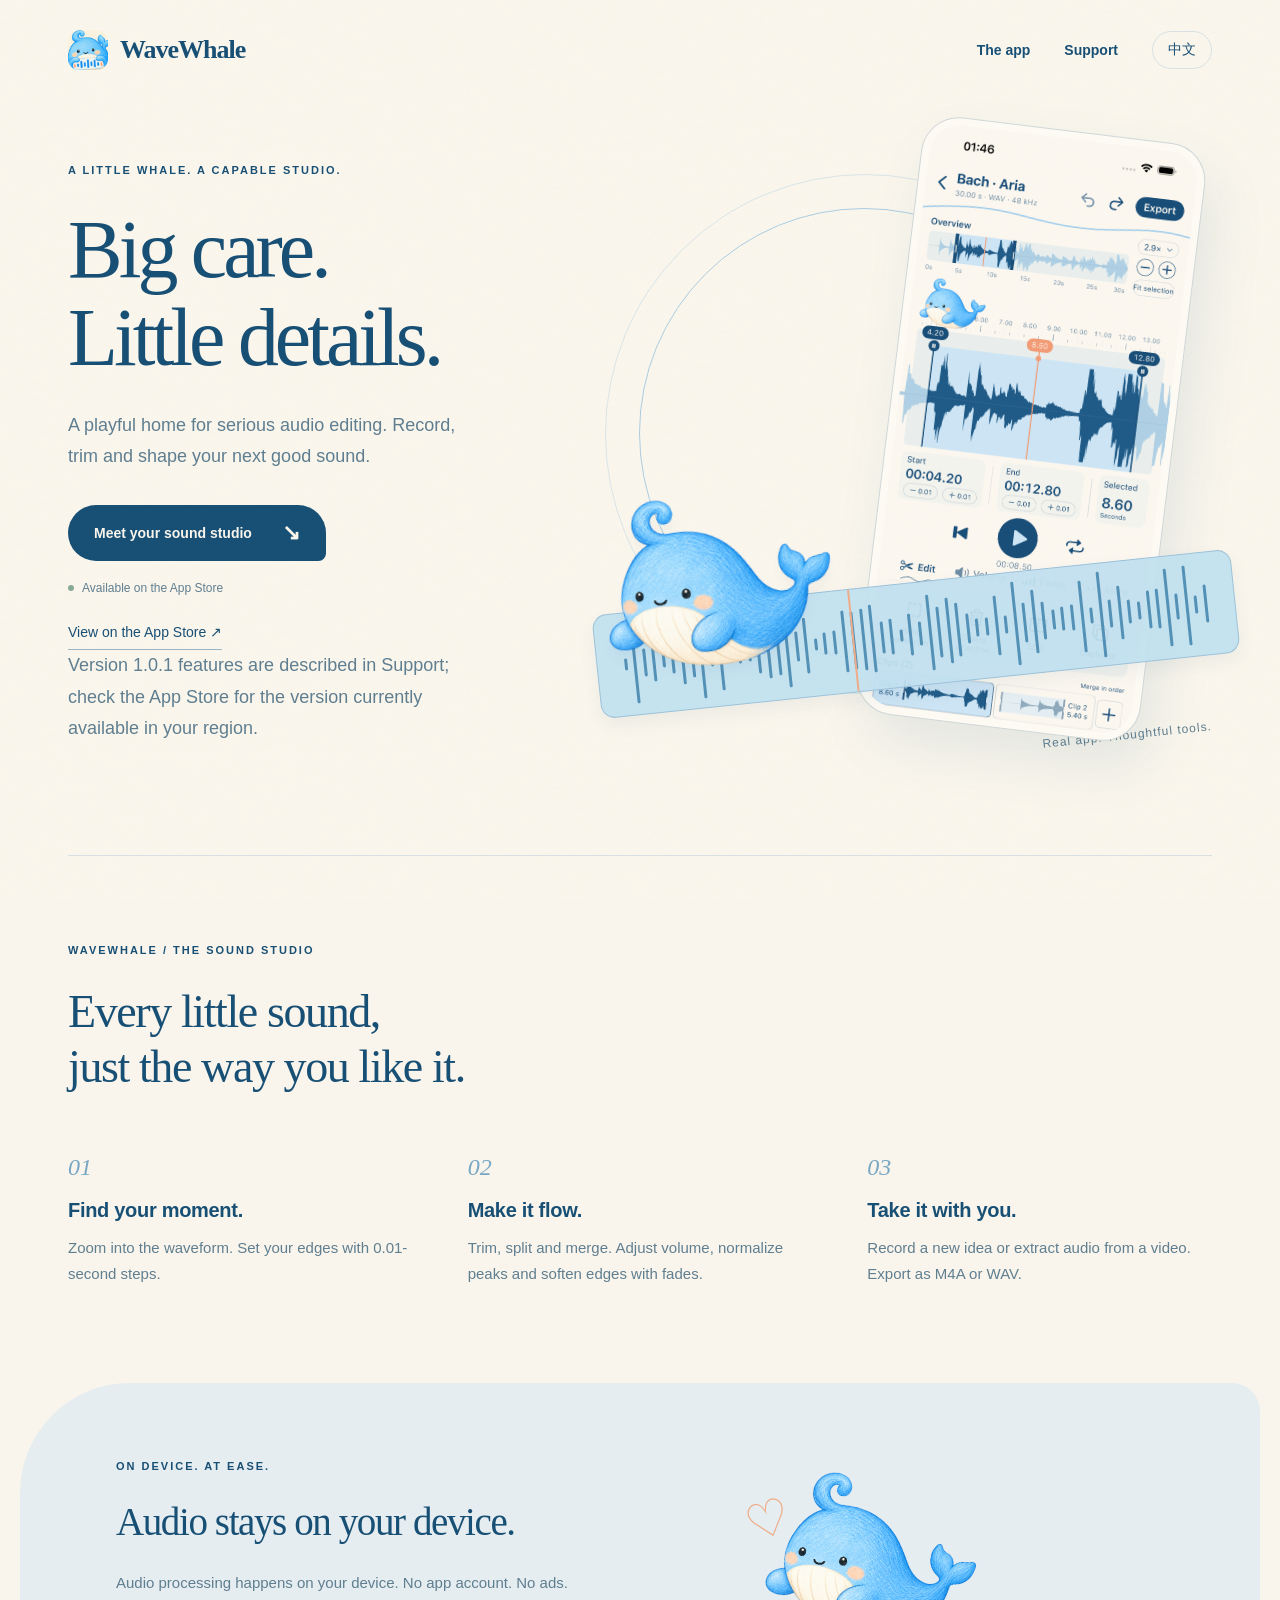
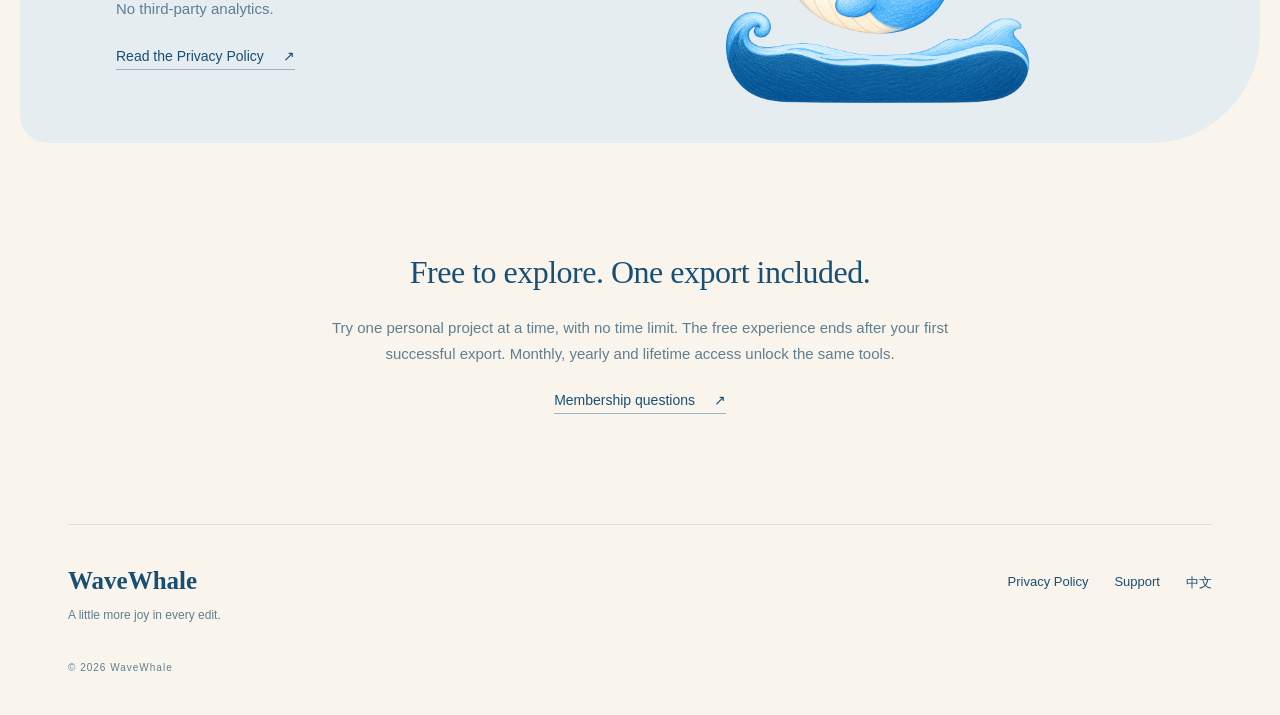
<file: index.html>
<!doctype html><html lang="en"><head><meta charset="utf-8"><meta name="viewport" content="width=device-width,initial-scale=1"><title>WaveWhale — Playful audio, precise edits</title><meta name="description" content="A playful home for serious audio editing. Record, trim and shape your next good sound."><meta name="theme-color" content="#f9f5ec"><link rel="canonical" href="https://fzelinda.github.io/wavewhale/index.html"><link rel="alternate" hreflang="en" href="https://fzelinda.github.io/wavewhale/index.html"><link rel="alternate" hreflang="zh-Hans" href="https://fzelinda.github.io/wavewhale/zh/index.html"><link rel="alternate" hreflang="x-default" href="https://fzelinda.github.io/wavewhale/index.html"><meta property="og:title" content="WaveWhale — Playful audio, precise edits"><meta property="og:description" content="A playful home for serious audio editing. Record, trim and shape your next good sound."><meta property="og:type" content="website"><meta property="og:url" content="https://fzelinda.github.io/wavewhale/index.html"><meta property="og:image" content="https://fzelinda.github.io/wavewhale/assets/icon.png"><meta name="twitter:card" content="summary"><link rel="icon" href="assets/icon.png"><link rel="apple-touch-icon" href="assets/icon.png"><link rel="stylesheet" href="styles.css"></head><body><a class="skip" href="#main">Skip to content</a><header><a class="brand" href="index.html"><img src="assets/icon.png" width="40" height="40" alt=""><span>WaveWhale</span></a><nav aria-label="Main navigation"><a href="index.html#studio">The app</a><a href="support.html">Support</a><a class="lang" href="zh/index.html" lang="zh-Hans">中文</a></nav></header><main id="main"><section class="hero"><div class="hero-copy"><p class="eyebrow">A LITTLE WHALE. A CAPABLE STUDIO.</p><h1>Big care.<br>Little details.</h1><p class="intro">A playful home for serious audio editing. Record, trim and shape your next good sound.</p><a class="button" href="#studio">Meet your sound studio <span aria-hidden="true">↘</span></a><span class="launch"><i></i>Available on the App Store</span><p><a class="text-link" href="https://apps.apple.com/app/id6817888319">View on the App Store ↗</a></p><p class="intro">Version 1.0.1 features are described in Support; check the App Store for the version currently available in your region.</p></div><div class="hero-scene" aria-label="WaveWhale audio editor"><span class="orbit orbit-a"></span><span class="orbit orbit-b"></span><div class="phone"><img src="assets/editor-en.png" width="1178" height="2556" alt="Actual WaveWhale editor with waveform, selection, editing tools and clips"></div><div class="sound-ribbon" aria-hidden="true"><div class="bars"><i style="--h:12%;--d:0.0s"></i><i style="--h:79%;--d:0.07s"></i><i style="--h:28%;--d:0.14s"></i><i style="--h:39%;--d:0.21000000000000002s"></i><i style="--h:14%;--d:0.28s"></i><i style="--h:28%;--d:0.35000000000000003s"></i><i style="--h:51%;--d:0.42000000000000004s"></i><i style="--h:40%;--d:0.49000000000000005s"></i><i style="--h:82%;--d:0.56s"></i><i style="--h:21%;--d:0.6300000000000001s"></i><i style="--h:70%;--d:0.7000000000000001s"></i><i style="--h:18%;--d:0.77s"></i><i style="--h:22%;--d:0.8400000000000001s"></i><i style="--h:19%;--d:0.9100000000000001s"></i><i style="--h:45%;--d:0.9800000000000001s"></i><i style="--h:57%;--d:1.05s"></i><i style="--h:52%;--d:1.12s"></i><i style="--h:78%;--d:1.1900000000000002s"></i><i style="--h:29%;--d:1.2600000000000002s"></i><i style="--h:55%;--d:1.33s"></i><i style="--h:12%;--d:1.4000000000000001s"></i><i style="--h:21%;--d:1.4700000000000002s"></i><i style="--h:24%;--d:1.54s"></i><i style="--h:61%;--d:1.61s"></i><i style="--h:56%;--d:1.6800000000000002s"></i><i style="--h:61%;--d:1.7500000000000002s"></i><i style="--h:67%;--d:1.8200000000000003s"></i><i style="--h:31%;--d:1.8900000000000001s"></i><i style="--h:36%;--d:1.9600000000000002s"></i><i style="--h:12%;--d:2.0300000000000002s"></i><i style="--h:41%;--d:2.1s"></i><i style="--h:23%;--d:2.1700000000000004s"></i><i style="--h:75%;--d:2.24s"></i><i style="--h:50%;--d:2.31s"></i><i style="--h:65%;--d:2.3800000000000003s"></i><i style="--h:53%;--d:2.45s"></i><i style="--h:29%;--d:2.5200000000000005s"></i><i style="--h:17%;--d:2.5900000000000003s"></i><i style="--h:17%;--d:2.66s"></i><i style="--h:58%;--d:2.7300000000000004s"></i><i style="--h:17%;--d:2.8000000000000003s"></i><i style="--h:83%;--d:2.87s"></i><i style="--h:40%;--d:2.9400000000000004s"></i><i style="--h:62%;--d:3.0100000000000002s"></i><i style="--h:37%;--d:3.08s"></i><i style="--h:20%;--d:3.1500000000000004s"></i><i style="--h:24%;--d:3.22s"></i><i style="--h:26%;--d:3.2900000000000005s"></i><i style="--h:71%;--d:3.3600000000000003s"></i><i style="--h:15%;--d:3.43s"></i><i style="--h:84%;--d:3.5000000000000004s"></i><i style="--h:28%;--d:3.5700000000000003s"></i><i style="--h:53%;--d:3.6400000000000006s"></i><i style="--h:23%;--d:3.7100000000000004s"></i><i style="--h:17%;--d:3.7800000000000002s"></i><i style="--h:38%;--d:3.8500000000000005s"></i><i style="--h:39%;--d:3.9200000000000004s"></i><i style="--h:77%;--d:3.99s"></i><i style="--h:26%;--d:4.0600000000000005s"></i><i style="--h:79%;--d:4.130000000000001s"></i><i style="--h:18%;--d:4.2s"></i><i style="--h:38%;--d:4.2700000000000005s"></i></div><span class="ribbon-head"></span></div><img class="scene-whale" src="assets/whale.png" alt="" width="1254" height="1254"><span class="scene-note">Real app. Thoughtful tools.</span></div></section><section class="studio" id="studio"><p class="eyebrow">WAVEWHALE / THE SOUND STUDIO</p><h2>Every little sound,<br>just the way you like it.</h2><div class="features"><article><span class="number">01</span><h3>Find your moment.</h3><p>Zoom into the waveform. Set your edges with 0.01-second steps.</p></article><article><span class="number">02</span><h3>Make it flow.</h3><p>Trim, split and merge. Adjust volume, normalize peaks and soften edges with fades.</p></article><article><span class="number">03</span><h3>Take it with you.</h3><p>Record a new idea or extract audio from a video. Export as M4A or WAV.</p></article></div></section><section class="privacy-feature"><div><span class="eyebrow">ON DEVICE. AT EASE.</span><h2>Audio stays on your device.</h2><p>Audio processing happens on your device. No app account. No ads. No third-party analytics.</p><a class="text-link" href="privacy.html">Read the Privacy Policy <span aria-hidden="true">↗</span></a></div><div class="privacy-art" aria-hidden="true"><img src="assets/whale.png" width="1254" height="1254"><span class="lock">♡</span><img class="small-wave" src="assets/wave.png" width="1860" height="846"></div></section><section class="try"><h2>Free to explore. One export included.</h2><p>Try one personal project at a time, with no time limit. The free experience ends after your first successful export. Monthly, yearly and lifetime access unlock the same tools.</p><a class="text-link" href="support.html#membership">Membership questions <span aria-hidden="true">↗</span></a></section></main><footer><div class="footer-brand">WaveWhale<span>A little more joy in every edit.</span></div><div><a href="privacy.html">Privacy Policy</a><a href="support.html">Support</a><a href="zh/index.html">中文</a></div><small>© 2026 WaveWhale</small></footer></body></html>
</file>
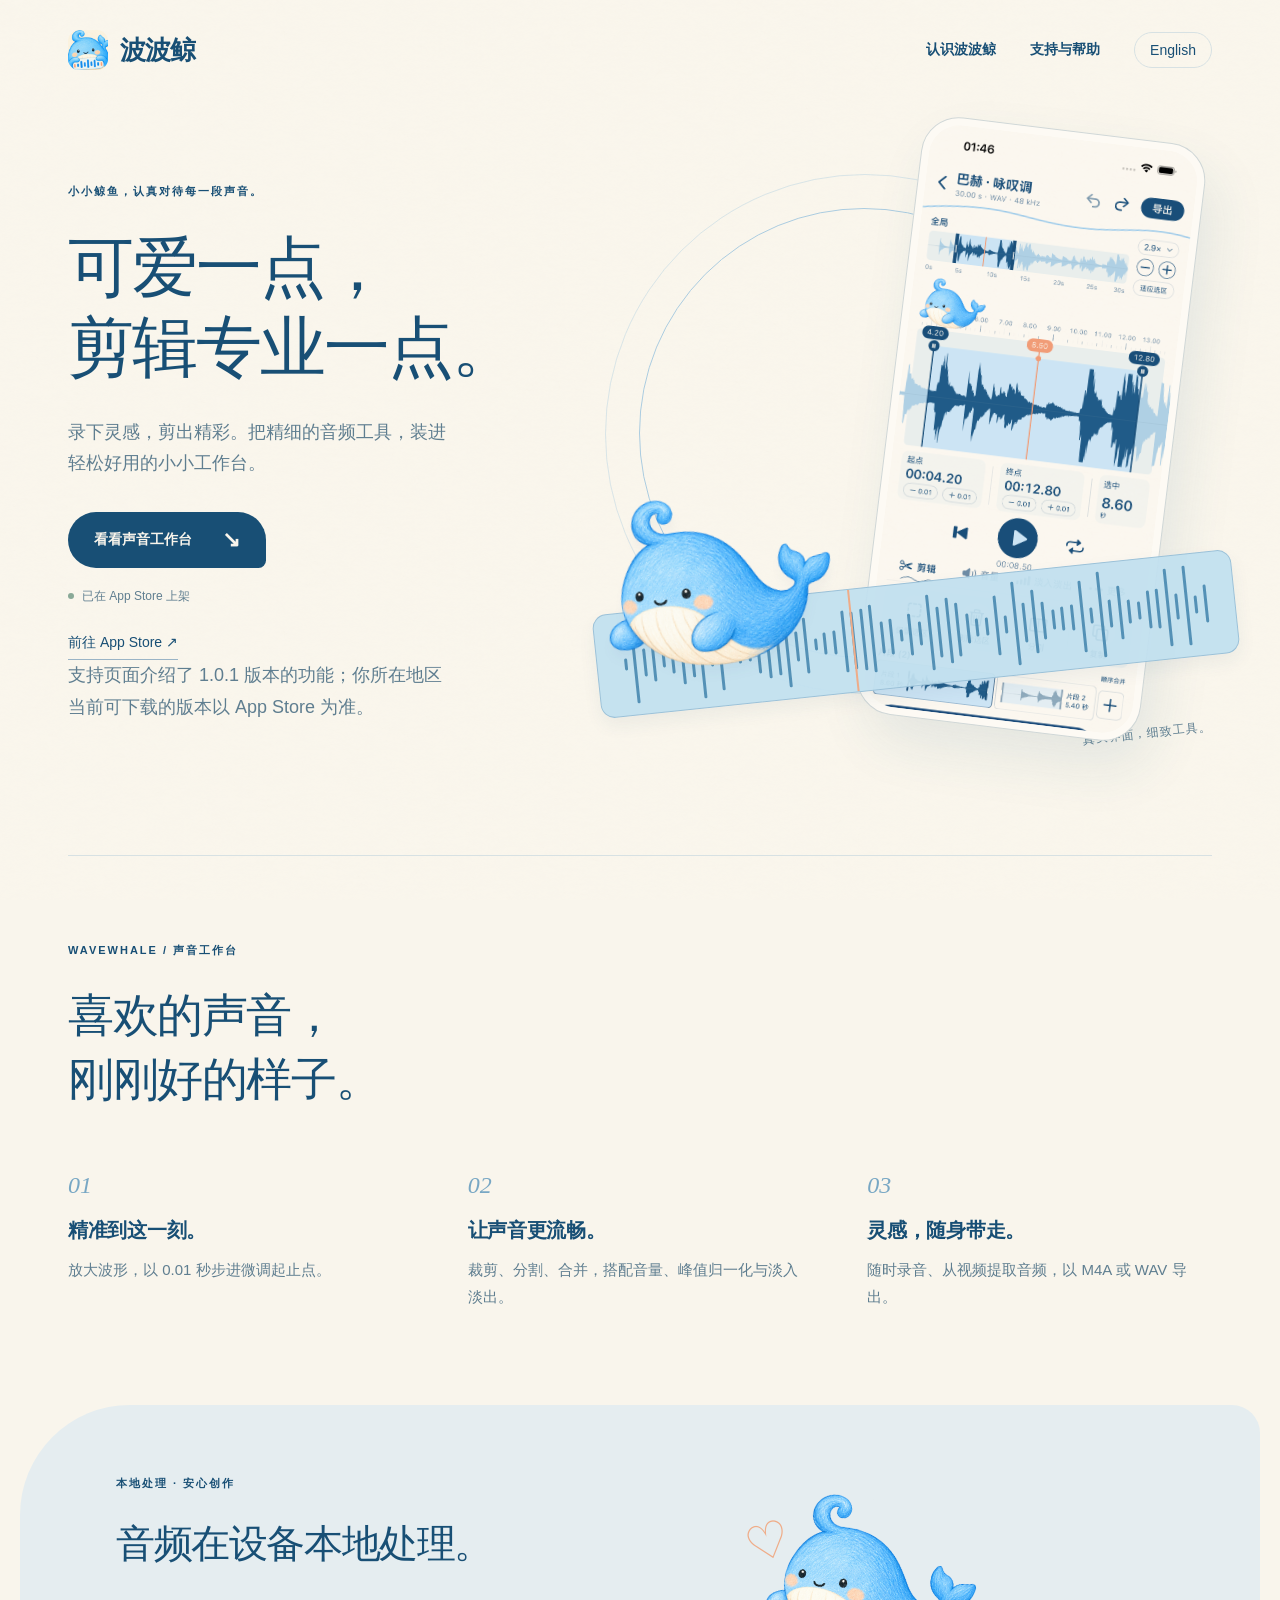
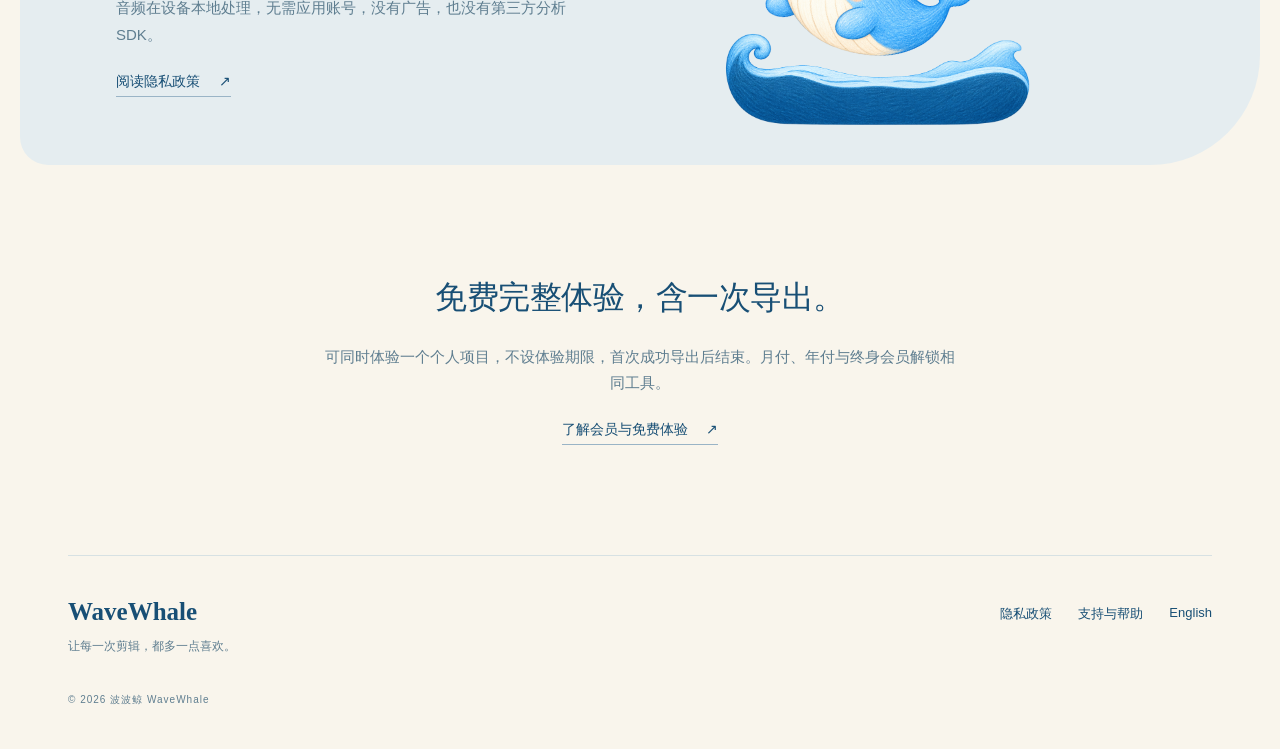
<file: zh/index.html>
<!doctype html><html lang="zh-Hans"><head><meta charset="utf-8"><meta name="viewport" content="width=device-width,initial-scale=1"><title>波波鲸 WaveWhale｜可爱又专业的音频剪辑</title><meta name="description" content="录下灵感，剪出精彩。把精细的音频工具，装进轻松好用的小小工作台。"><meta name="theme-color" content="#f9f5ec"><link rel="canonical" href="https://fzelinda.github.io/wavewhale/zh/index.html"><link rel="alternate" hreflang="en" href="https://fzelinda.github.io/wavewhale/index.html"><link rel="alternate" hreflang="zh-Hans" href="https://fzelinda.github.io/wavewhale/zh/index.html"><link rel="alternate" hreflang="x-default" href="https://fzelinda.github.io/wavewhale/index.html"><meta property="og:title" content="波波鲸 WaveWhale｜可爱又专业的音频剪辑"><meta property="og:description" content="录下灵感，剪出精彩。把精细的音频工具，装进轻松好用的小小工作台。"><meta property="og:type" content="website"><meta property="og:url" content="https://fzelinda.github.io/wavewhale/zh/index.html"><meta property="og:image" content="https://fzelinda.github.io/wavewhale/assets/icon.png"><meta name="twitter:card" content="summary"><link rel="icon" href="../assets/icon.png"><link rel="apple-touch-icon" href="../assets/icon.png"><link rel="stylesheet" href="../styles.css"></head><body><a class="skip" href="#main">跳到内容</a><header><a class="brand" href="index.html"><img src="../assets/icon.png" width="40" height="40" alt=""><span>波波鲸</span></a><nav aria-label="主导航"><a href="index.html#studio">认识波波鲸</a><a href="support.html">支持与帮助</a><a class="lang" href="../index.html" lang="en">English</a></nav></header><main id="main"><section class="hero"><div class="hero-copy"><p class="eyebrow">小小鲸鱼，认真对待每一段声音。</p><h1>可爱一点，<br>剪辑专业一点。</h1><p class="intro">录下灵感，剪出精彩。把精细的音频工具，装进轻松好用的小小工作台。</p><a class="button" href="#studio">看看声音工作台 <span aria-hidden="true">↘</span></a><span class="launch"><i></i>已在 App Store 上架</span><p><a class="text-link" href="https://apps.apple.com/app/id6817888319">前往 App Store ↗</a></p><p class="intro">支持页面介绍了 1.0.1 版本的功能；你所在地区当前可下载的版本以 App Store 为准。</p></div><div class="hero-scene" aria-label="波波鲸编辑界面"><span class="orbit orbit-a"></span><span class="orbit orbit-b"></span><div class="phone"><img src="../assets/editor-zh.png" width="1178" height="2556" alt="波波鲸真实编辑界面：波形、选区、裁剪与片段工具"></div><div class="sound-ribbon" aria-hidden="true"><div class="bars"><i style="--h:12%;--d:0.0s"></i><i style="--h:79%;--d:0.07s"></i><i style="--h:28%;--d:0.14s"></i><i style="--h:39%;--d:0.21000000000000002s"></i><i style="--h:14%;--d:0.28s"></i><i style="--h:28%;--d:0.35000000000000003s"></i><i style="--h:51%;--d:0.42000000000000004s"></i><i style="--h:40%;--d:0.49000000000000005s"></i><i style="--h:82%;--d:0.56s"></i><i style="--h:21%;--d:0.6300000000000001s"></i><i style="--h:70%;--d:0.7000000000000001s"></i><i style="--h:18%;--d:0.77s"></i><i style="--h:22%;--d:0.8400000000000001s"></i><i style="--h:19%;--d:0.9100000000000001s"></i><i style="--h:45%;--d:0.9800000000000001s"></i><i style="--h:57%;--d:1.05s"></i><i style="--h:52%;--d:1.12s"></i><i style="--h:78%;--d:1.1900000000000002s"></i><i style="--h:29%;--d:1.2600000000000002s"></i><i style="--h:55%;--d:1.33s"></i><i style="--h:12%;--d:1.4000000000000001s"></i><i style="--h:21%;--d:1.4700000000000002s"></i><i style="--h:24%;--d:1.54s"></i><i style="--h:61%;--d:1.61s"></i><i style="--h:56%;--d:1.6800000000000002s"></i><i style="--h:61%;--d:1.7500000000000002s"></i><i style="--h:67%;--d:1.8200000000000003s"></i><i style="--h:31%;--d:1.8900000000000001s"></i><i style="--h:36%;--d:1.9600000000000002s"></i><i style="--h:12%;--d:2.0300000000000002s"></i><i style="--h:41%;--d:2.1s"></i><i style="--h:23%;--d:2.1700000000000004s"></i><i style="--h:75%;--d:2.24s"></i><i style="--h:50%;--d:2.31s"></i><i style="--h:65%;--d:2.3800000000000003s"></i><i style="--h:53%;--d:2.45s"></i><i style="--h:29%;--d:2.5200000000000005s"></i><i style="--h:17%;--d:2.5900000000000003s"></i><i style="--h:17%;--d:2.66s"></i><i style="--h:58%;--d:2.7300000000000004s"></i><i style="--h:17%;--d:2.8000000000000003s"></i><i style="--h:83%;--d:2.87s"></i><i style="--h:40%;--d:2.9400000000000004s"></i><i style="--h:62%;--d:3.0100000000000002s"></i><i style="--h:37%;--d:3.08s"></i><i style="--h:20%;--d:3.1500000000000004s"></i><i style="--h:24%;--d:3.22s"></i><i style="--h:26%;--d:3.2900000000000005s"></i><i style="--h:71%;--d:3.3600000000000003s"></i><i style="--h:15%;--d:3.43s"></i><i style="--h:84%;--d:3.5000000000000004s"></i><i style="--h:28%;--d:3.5700000000000003s"></i><i style="--h:53%;--d:3.6400000000000006s"></i><i style="--h:23%;--d:3.7100000000000004s"></i><i style="--h:17%;--d:3.7800000000000002s"></i><i style="--h:38%;--d:3.8500000000000005s"></i><i style="--h:39%;--d:3.9200000000000004s"></i><i style="--h:77%;--d:3.99s"></i><i style="--h:26%;--d:4.0600000000000005s"></i><i style="--h:79%;--d:4.130000000000001s"></i><i style="--h:18%;--d:4.2s"></i><i style="--h:38%;--d:4.2700000000000005s"></i></div><span class="ribbon-head"></span></div><img class="scene-whale" src="../assets/whale.png" alt="" width="1254" height="1254"><span class="scene-note">真实界面，细致工具。</span></div></section><section class="studio" id="studio"><p class="eyebrow">WAVEWHALE / 声音工作台</p><h2>喜欢的声音，<br>刚刚好的样子。</h2><div class="features"><article><span class="number">01</span><h3>精准到这一刻。</h3><p>放大波形，以 0.01 秒步进微调起止点。</p></article><article><span class="number">02</span><h3>让声音更流畅。</h3><p>裁剪、分割、合并，搭配音量、峰值归一化与淡入淡出。</p></article><article><span class="number">03</span><h3>灵感，随身带走。</h3><p>随时录音、从视频提取音频，以 M4A 或 WAV 导出。</p></article></div></section><section class="privacy-feature"><div><span class="eyebrow">本地处理 · 安心创作</span><h2>音频在设备本地处理。</h2><p>音频在设备本地处理，无需应用账号，没有广告，也没有第三方分析 SDK。</p><a class="text-link" href="privacy.html">阅读隐私政策 <span aria-hidden="true">↗</span></a></div><div class="privacy-art" aria-hidden="true"><img src="../assets/whale.png" width="1254" height="1254"><span class="lock">♡</span><img class="small-wave" src="../assets/wave.png" width="1860" height="846"></div></section><section class="try"><h2>免费完整体验，含一次导出。</h2><p>可同时体验一个个人项目，不设体验期限，首次成功导出后结束。月付、年付与终身会员解锁相同工具。</p><a class="text-link" href="support.html#membership">了解会员与免费体验 <span aria-hidden="true">↗</span></a></section></main><footer><div class="footer-brand">WaveWhale<span>让每一次剪辑，都多一点喜欢。</span></div><div><a href="privacy.html">隐私政策</a><a href="support.html">支持与帮助</a><a href="../index.html">English</a></div><small>© 2026 波波鲸 WaveWhale</small></footer></body></html>
</file>
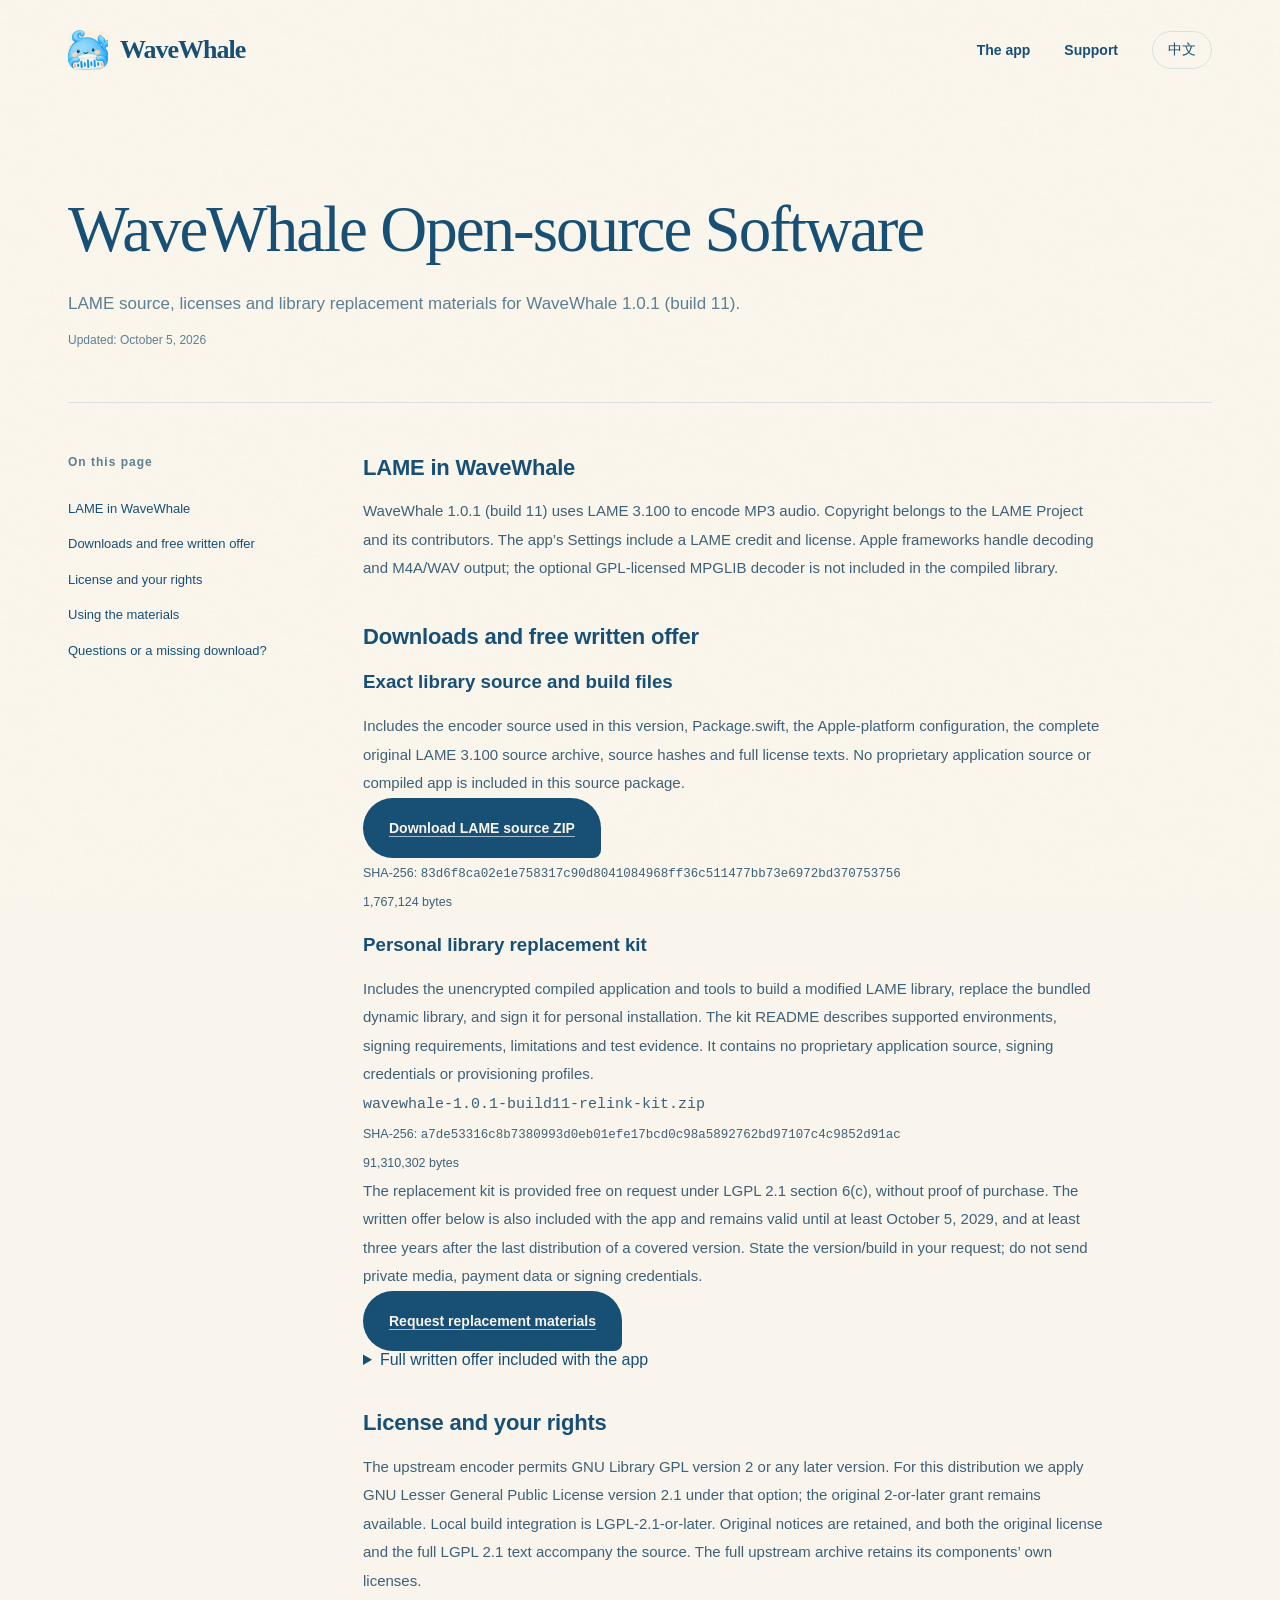
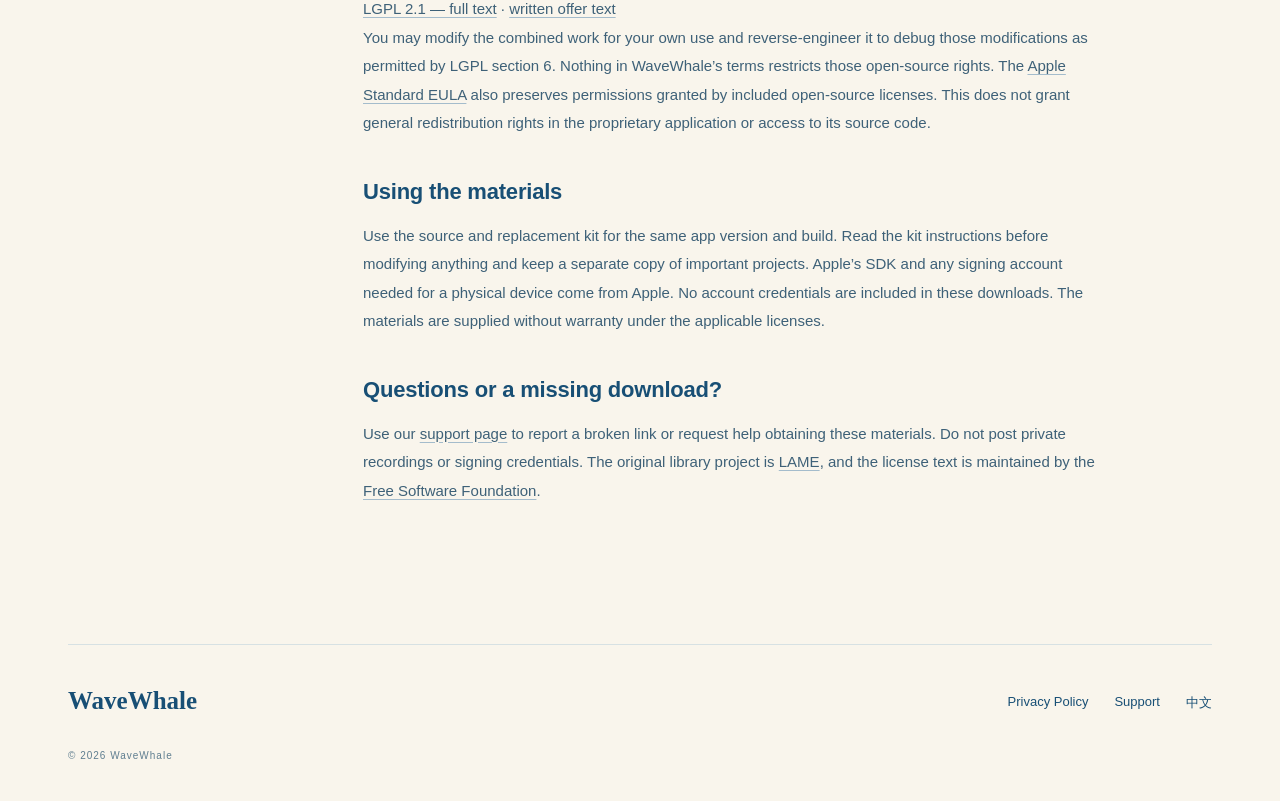
<file: open-source.html>
<!doctype html><html lang="en"><head><meta charset="utf-8"><meta name="viewport" content="width=device-width,initial-scale=1"><title>WaveWhale Open-source Software</title><meta name="description" content="LAME source, licenses and library replacement materials for WaveWhale 1.0.1 (build 11)."><meta name="theme-color" content="#f9f5ec"><link rel="canonical" href="https://fzelinda.github.io/wavewhale/open-source.html"><link rel="alternate" hreflang="en" href="https://fzelinda.github.io/wavewhale/open-source.html"><link rel="alternate" hreflang="zh-Hans" href="https://fzelinda.github.io/wavewhale/zh/open-source.html"><link rel="alternate" hreflang="x-default" href="https://fzelinda.github.io/wavewhale/open-source.html"><link rel="icon" href="assets/icon.png"><link rel="stylesheet" href="styles.css"></head><body><a class="skip" href="#main">Skip to content</a><header><a class="brand" href="index.html"><img src="assets/icon.png" width="40" height="40" alt=""><span>WaveWhale</span></a><nav aria-label="Main navigation"><a href="index.html#studio">The app</a><a href="support.html">Support</a><a class="lang" href="zh/open-source.html" lang="zh-Hans">中文</a></nav></header><main id="main" class="document"><div class="document-title"><h1>WaveWhale Open-source Software</h1><p>LAME source, licenses and library replacement materials for WaveWhale 1.0.1 (build 11).</p><small>Updated: October 5, 2026</small></div><div class="document-grid"><aside><h2>On this page</h2><a href="#about">LAME in WaveWhale</a><a href="#downloads">Downloads and free written offer</a><a href="#rights">License and your rights</a><a href="#rebuild">Using the materials</a><a href="#contact">Questions or a missing download?</a></aside><article><section id="about"><h2>LAME in WaveWhale</h2><p>WaveWhale 1.0.1 (build 11) uses LAME 3.100 to encode MP3 audio. Copyright belongs to the LAME Project and its contributors. The app’s Settings include a LAME credit and license. Apple frameworks handle decoding and M4A/WAV output; the optional GPL-licensed MPGLIB decoder is not included in the compiled library.</p></section><section id="downloads"><h2>Downloads and free written offer</h2><h3>Exact library source and build files</h3><p>Includes the encoder source used in this version, Package.swift, the Apple-platform configuration, the complete original LAME 3.100 source archive, source hashes and full license texts. No proprietary application source or compiled app is included in this source package.</p><p><a class="button" href="wavewhale-lame-3.100-source-1.0.1-build11.zip">Download LAME source ZIP</a></p><p><small>SHA-256: <code style="overflow-wrap:anywhere">83d6f8ca02e1e758317c90d8041084968ff36c511477bb73e6972bd370753756</code><br>1,767,124 bytes</small></p><h3>Personal library replacement kit</h3><p>Includes the unencrypted compiled application and tools to build a modified LAME library, replace the bundled dynamic library, and sign it for personal installation. The kit README describes supported environments, signing requirements, limitations and test evidence. It contains no proprietary application source, signing credentials or provisioning profiles.</p><p><code style="overflow-wrap:anywhere">wavewhale-1.0.1-build11-relink-kit.zip</code></p><p><small>SHA-256: <code style="overflow-wrap:anywhere">a7de53316c8b7380993d0eb01efe17bcd0c98a5892762bd97107c4c9852d91ac</code><br>91,310,302 bytes</small></p><p>The replacement kit is provided free on request under LGPL 2.1 section 6(c), without proof of purchase. The written offer below is also included with the app and remains valid until at least October 5, 2029, and at least three years after the last distribution of a covered version. State the version/build in your request; do not send private media, payment data or signing credentials.</p><p><a class="button" href="support.html#open-source">Request replacement materials</a></p><details><summary>Full written offer included with the app</summary><pre style="white-space:pre-wrap;overflow-wrap:anywhere;font:inherit">WaveWhale — LAME source and replacement-materials offer

Copyright in LAME 3.100 belongs to the LAME Project and its contributors. WaveWhale uses its MP3 encoder as a dynamic library. The encoder permits GNU Library GPL version 2 or any later version. This distribution applies GNU Lesser General Public License version 2.1 under that option; original upstream grants remain available. The local build integration is LGPL-2.1-or-later.

Under section 6(c) of GNU LGPL version 2.1, the WaveWhale application provider offers every recipient of a WaveWhale version containing this notice, at no charge, the complete corresponding machine-readable materials described in section 6(a): the exact LAME source and local build files used in that version, plus the unencrypted compiled work that uses the library and the data, build/replacement utilities and instructions needed to modify the library and produce a modified executable for the recipient&#x27;s own use. Apple SDKs, system components and a recipient&#x27;s own signing account are obtained separately where required.

This offer is valid until at least October 5, 2029, and, if a covered version continues to be distributed later, until at least three years after the last distribution of that version. The offer is not conditional on proof of purchase, an additional payment, a nondisclosure agreement or access to our proprietary application source code.

The exact library source is available immediately at:
https://fzelinda.github.io/wavewhale/open-source.html

Request the corresponding replacement materials through:
https://fzelinda.github.io/wavewhale/support.html
or https://github.com/fzelinda/wavewhale/issues

State the WaveWhale version and build shown in Settings and request the LAME replacement materials. You do not need to disclose private recordings, payment information or signing credentials. We will provide a download link to the corresponding materials without charge. GitHub Issues are public and require a GitHub account; do not post sensitive information there.

Recipients may modify the combined work for their own use and reverse-engineer it for debugging those modifications as permitted by LGPL section 6. Nothing in WaveWhale&#x27;s terms restricts these open-source rights. Apple&#x27;s Standard EULA also preserves permissions granted by the licensing terms of included open-source components. Proprietary application source code is not offered, and this notice does not grant general redistribution rights in the proprietary application.

The complete LGPL 2.1 text and the unmodified upstream license notice follow in the app&#x27;s LAME license information. These materials are supplied without warranty as specified in the applicable licenses.
</pre></details></section><section id="rights"><h2>License and your rights</h2><p>The upstream encoder permits GNU Library GPL version 2 or any later version. For this distribution we apply GNU Lesser General Public License version 2.1 under that option; the original 2-or-later grant remains available. Local build integration is LGPL-2.1-or-later. Original notices are retained, and both the original license and the full LGPL 2.1 text accompany the source. The full upstream archive retains its components’ own licenses.</p><p><a href="LGPL-2.1.txt">LGPL 2.1 — full text</a> · <a href="LAME-WRITTEN-OFFER.txt">written offer text</a></p><p>You may modify the combined work for your own use and reverse-engineer it to debug those modifications as permitted by LGPL section 6. Nothing in WaveWhale’s terms restricts those open-source rights. The <a href="https://www.apple.com/legal/internet-services/itunes/dev/stdeula/">Apple Standard EULA</a> also preserves permissions granted by included open-source licenses. This does not grant general redistribution rights in the proprietary application or access to its source code.</p></section><section id="rebuild"><h2>Using the materials</h2><p>Use the source and replacement kit for the same app version and build. Read the kit instructions before modifying anything and keep a separate copy of important projects. Apple’s SDK and any signing account needed for a physical device come from Apple. No account credentials are included in these downloads. The materials are supplied without warranty under the applicable licenses.</p></section><section id="contact"><h2>Questions or a missing download?</h2><p>Use our <a href="support.html">support page</a> to report a broken link or request help obtaining these materials. Do not post private recordings or signing credentials. The original library project is <a href="https://lame.sourceforge.io/">LAME</a>, and the license text is maintained by the <a href="https://www.gnu.org/licenses/old-licenses/lgpl-2.1.html">Free Software Foundation</a>.</p></section></article></div></main><footer><div class="footer-brand">WaveWhale</div><div><a href="privacy.html">Privacy Policy</a><a href="support.html">Support</a><a href="zh/open-source.html">中文</a></div><small>© 2026 WaveWhale</small></footer></body></html>
</file>
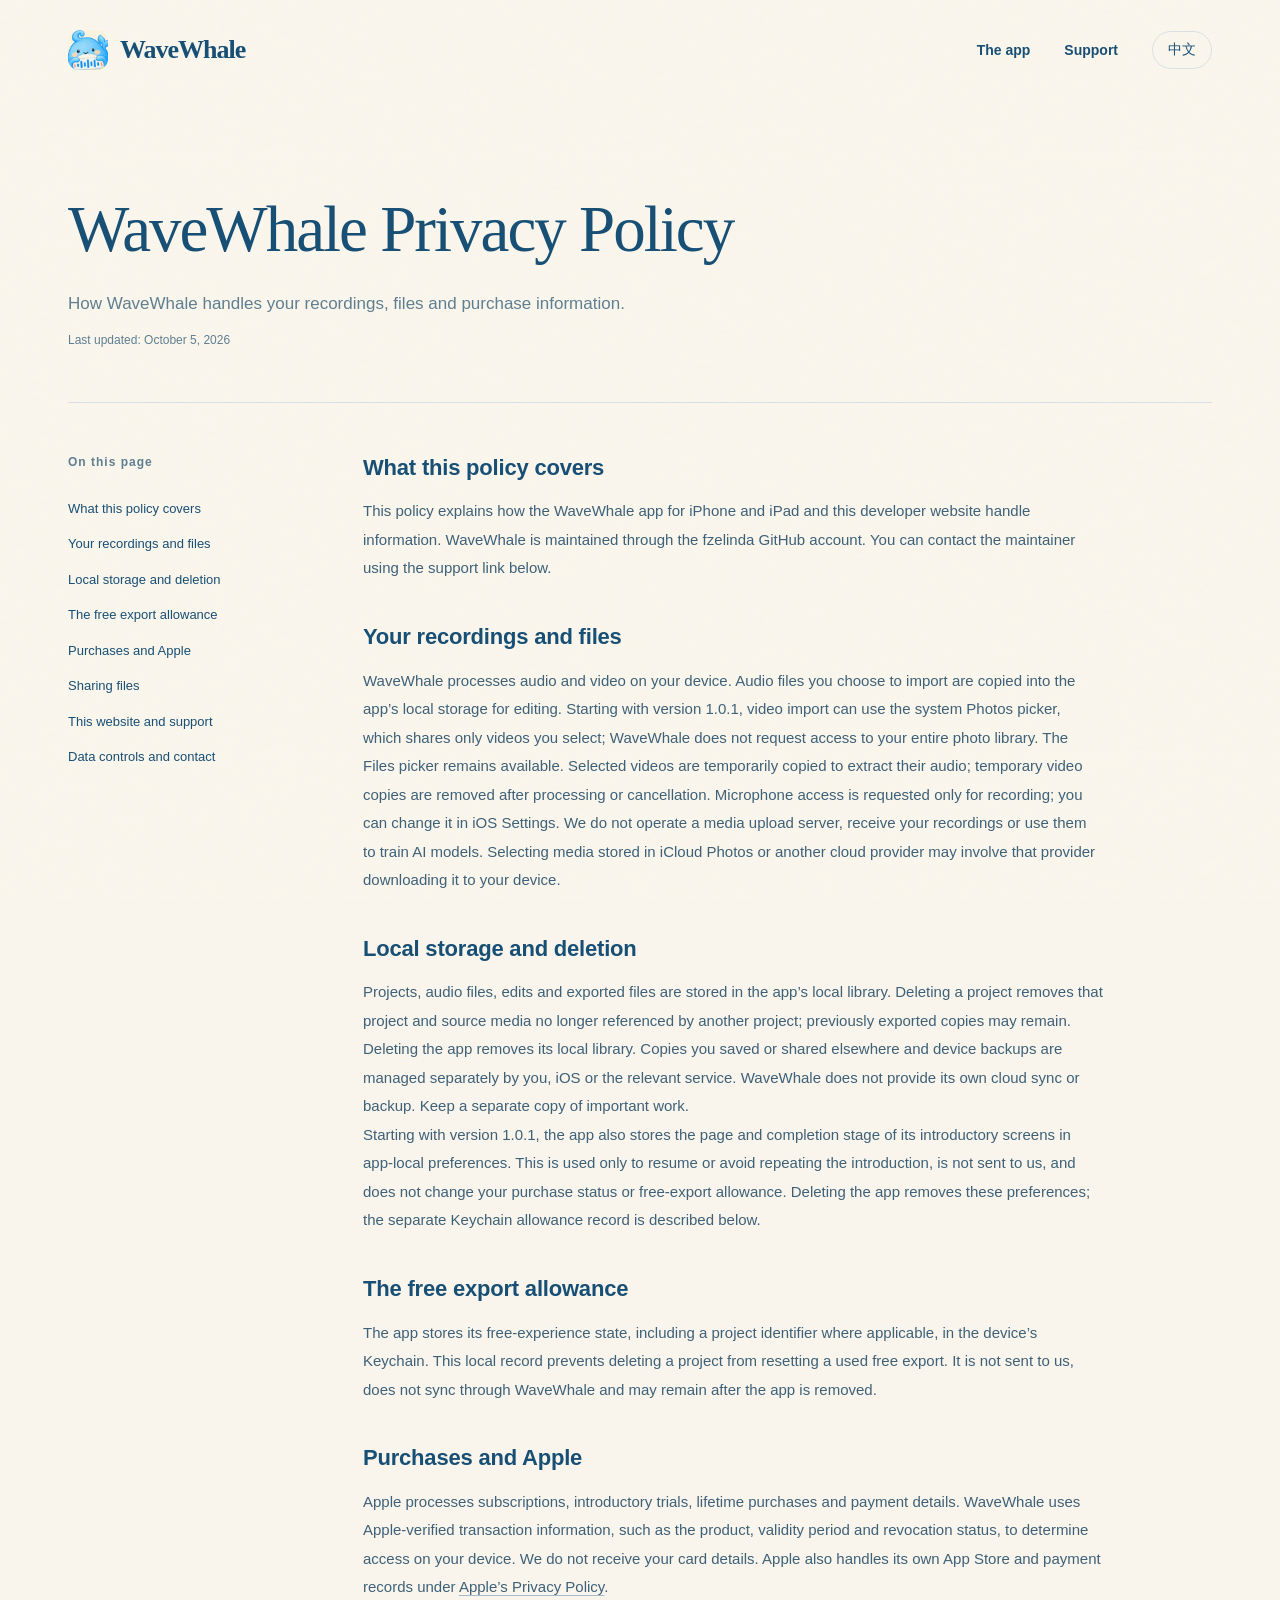
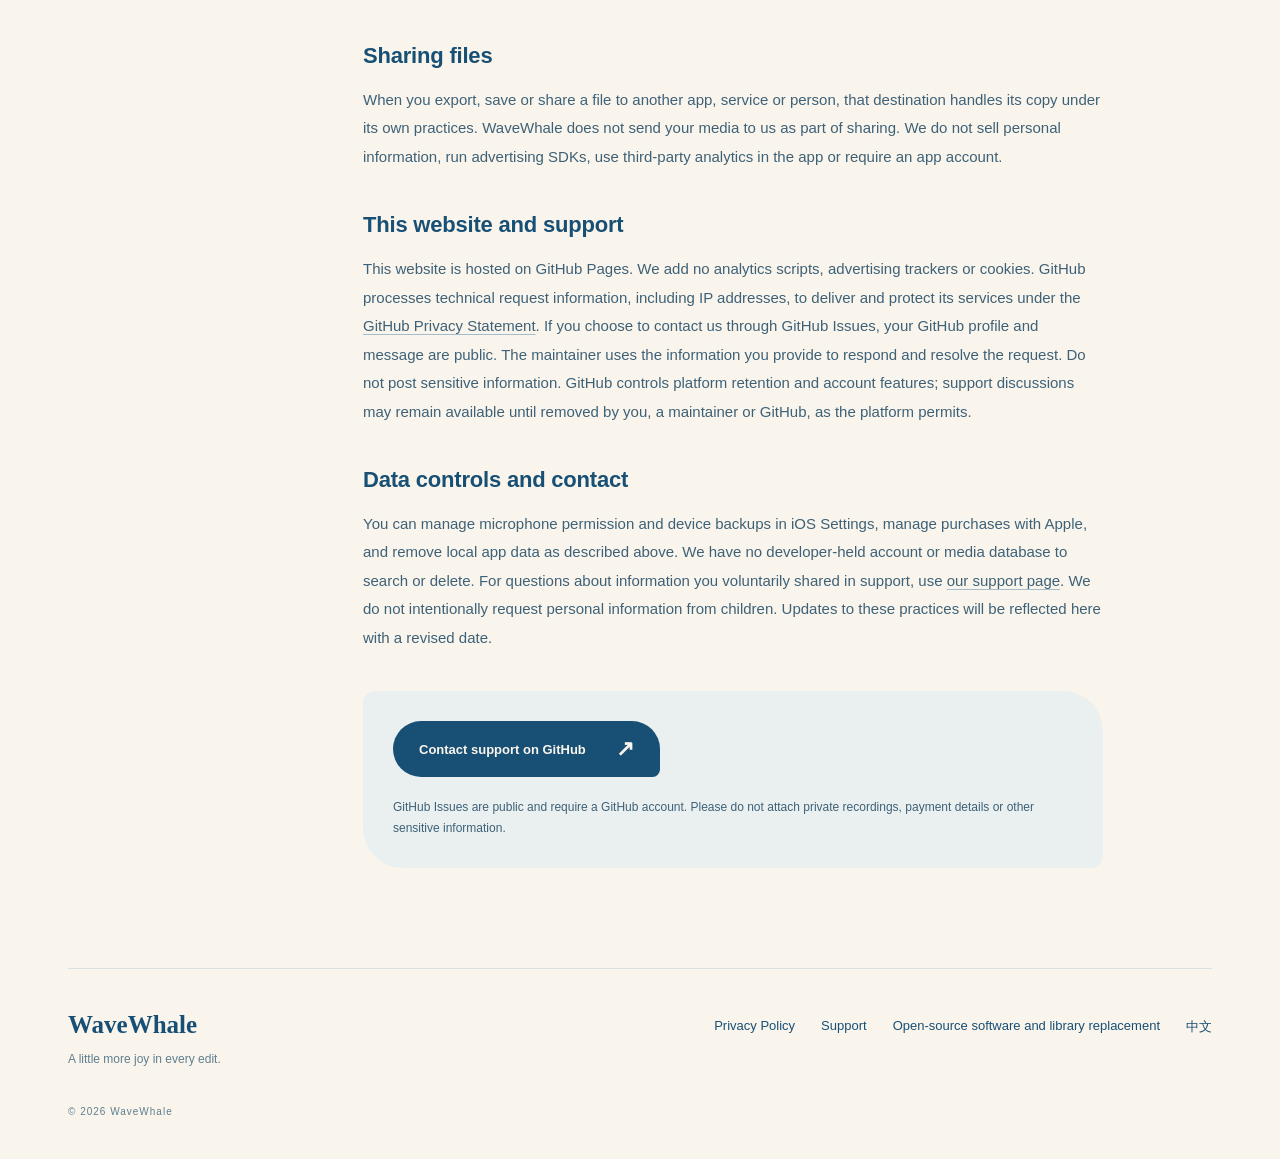
<file: privacy.html>
<!doctype html><html lang="en"><head><meta charset="utf-8"><meta name="viewport" content="width=device-width,initial-scale=1"><title>WaveWhale Privacy Policy</title><meta name="description" content="How WaveWhale handles your recordings, files and purchase information."><meta name="theme-color" content="#f9f5ec"><link rel="canonical" href="https://fzelinda.github.io/wavewhale/privacy.html"><link rel="alternate" hreflang="en" href="https://fzelinda.github.io/wavewhale/privacy.html"><link rel="alternate" hreflang="zh-Hans" href="https://fzelinda.github.io/wavewhale/zh/privacy.html"><link rel="alternate" hreflang="x-default" href="https://fzelinda.github.io/wavewhale/privacy.html"><meta property="og:title" content="WaveWhale Privacy Policy"><meta property="og:description" content="How WaveWhale handles your recordings, files and purchase information."><meta property="og:type" content="website"><meta property="og:url" content="https://fzelinda.github.io/wavewhale/privacy.html"><meta property="og:image" content="https://fzelinda.github.io/wavewhale/assets/icon.png"><meta name="twitter:card" content="summary"><link rel="icon" href="assets/icon.png"><link rel="apple-touch-icon" href="assets/icon.png"><link rel="stylesheet" href="styles.css"></head><body><a class="skip" href="#main">Skip to content</a><header><a class="brand" href="index.html"><img src="assets/icon.png" width="40" height="40" alt=""><span>WaveWhale</span></a><nav aria-label="Main navigation"><a href="index.html#studio">The app</a><a href="support.html">Support</a><a class="lang" href="zh/privacy.html" lang="zh-Hans">中文</a></nav></header><main id="main" class="document"><div class="document-title"><h1>WaveWhale Privacy Policy</h1><p>How WaveWhale handles your recordings, files and purchase information.</p><small>Last updated: October 5, 2026</small></div><div class="document-grid"><aside><h2>On this page</h2><a href="#scope">What this policy covers</a><a href="#media">Your recordings and files</a><a href="#storage">Local storage and deletion</a><a href="#allowance">The free export allowance</a><a href="#purchases">Purchases and Apple</a><a href="#sharing">Sharing files</a><a href="#website">This website and support</a><a href="#choices">Data controls and contact</a></aside><article><section id="scope"><h2>What this policy covers</h2><p>This policy explains how the WaveWhale app for iPhone and iPad and this developer website handle information. WaveWhale is maintained through the fzelinda GitHub account. You can contact the maintainer using the support link below.</p></section><section id="media"><h2>Your recordings and files</h2><p>WaveWhale processes audio and video on your device. Audio files you choose to import are copied into the app’s local storage for editing. Starting with version 1.0.1, video import can use the system Photos picker, which shares only videos you select; WaveWhale does not request access to your entire photo library. The Files picker remains available. Selected videos are temporarily copied to extract their audio; temporary video copies are removed after processing or cancellation. Microphone access is requested only for recording; you can change it in iOS Settings. We do not operate a media upload server, receive your recordings or use them to train AI models. Selecting media stored in iCloud Photos or another cloud provider may involve that provider downloading it to your device.</p></section><section id="storage"><h2>Local storage and deletion</h2><p>Projects, audio files, edits and exported files are stored in the app’s local library. Deleting a project removes that project and source media no longer referenced by another project; previously exported copies may remain. Deleting the app removes its local library. Copies you saved or shared elsewhere and device backups are managed separately by you, iOS or the relevant service. WaveWhale does not provide its own cloud sync or backup. Keep a separate copy of important work.</p><p>Starting with version 1.0.1, the app also stores the page and completion stage of its introductory screens in app-local preferences. This is used only to resume or avoid repeating the introduction, is not sent to us, and does not change your purchase status or free-export allowance. Deleting the app removes these preferences; the separate Keychain allowance record is described below.</p></section><section id="allowance"><h2>The free export allowance</h2><p>The app stores its free-experience state, including a project identifier where applicable, in the device’s Keychain. This local record prevents deleting a project from resetting a used free export. It is not sent to us, does not sync through WaveWhale and may remain after the app is removed.</p></section><section id="purchases"><h2>Purchases and Apple</h2><p>Apple processes subscriptions, introductory trials, lifetime purchases and payment details. WaveWhale uses Apple-verified transaction information, such as the product, validity period and revocation status, to determine access on your device. We do not receive your card details. Apple also handles its own App Store and payment records under <a href="https://www.apple.com/legal/privacy/en-ww/">Apple’s Privacy Policy</a>.</p></section><section id="sharing"><h2>Sharing files</h2><p>When you export, save or share a file to another app, service or person, that destination handles its copy under its own practices. WaveWhale does not send your media to us as part of sharing. We do not sell personal information, run advertising SDKs, use third-party analytics in the app or require an app account.</p></section><section id="website"><h2>This website and support</h2><p>This website is hosted on GitHub Pages. We add no analytics scripts, advertising trackers or cookies. GitHub processes technical request information, including IP addresses, to deliver and protect its services under the <a href="https://docs.github.com/en/site-policy/privacy-policies/github-general-privacy-statement">GitHub Privacy Statement</a>. If you choose to contact us through GitHub Issues, your GitHub profile and message are public. The maintainer uses the information you provide to respond and resolve the request. Do not post sensitive information. GitHub controls platform retention and account features; support discussions may remain available until removed by you, a maintainer or GitHub, as the platform permits.</p></section><section id="choices"><h2>Data controls and contact</h2><p>You can manage microphone permission and device backups in iOS Settings, manage purchases with Apple, and remove local app data as described above. We have no developer-held account or media database to search or delete. For questions about information you voluntarily shared in support, use <a href="support.html">our support page</a>. We do not intentionally request personal information from children. Updates to these practices will be reflected here with a revised date.</p></section><div class="contact"><a class="button" href="https://github.com/fzelinda/wavewhale/issues">Contact support on GitHub <span aria-hidden="true">↗</span></a><p>GitHub Issues are public and require a GitHub account. Please do not attach private recordings, payment details or other sensitive information.</p></div></article></div></main><footer><div class="footer-brand">WaveWhale<span>A little more joy in every edit.</span></div><div><a href="privacy.html">Privacy Policy</a><a href="support.html">Support</a><a href="open-source.html">Open-source software and library replacement</a><a href="zh/privacy.html">中文</a></div><small>© 2026 WaveWhale</small></footer></body></html>
</file>
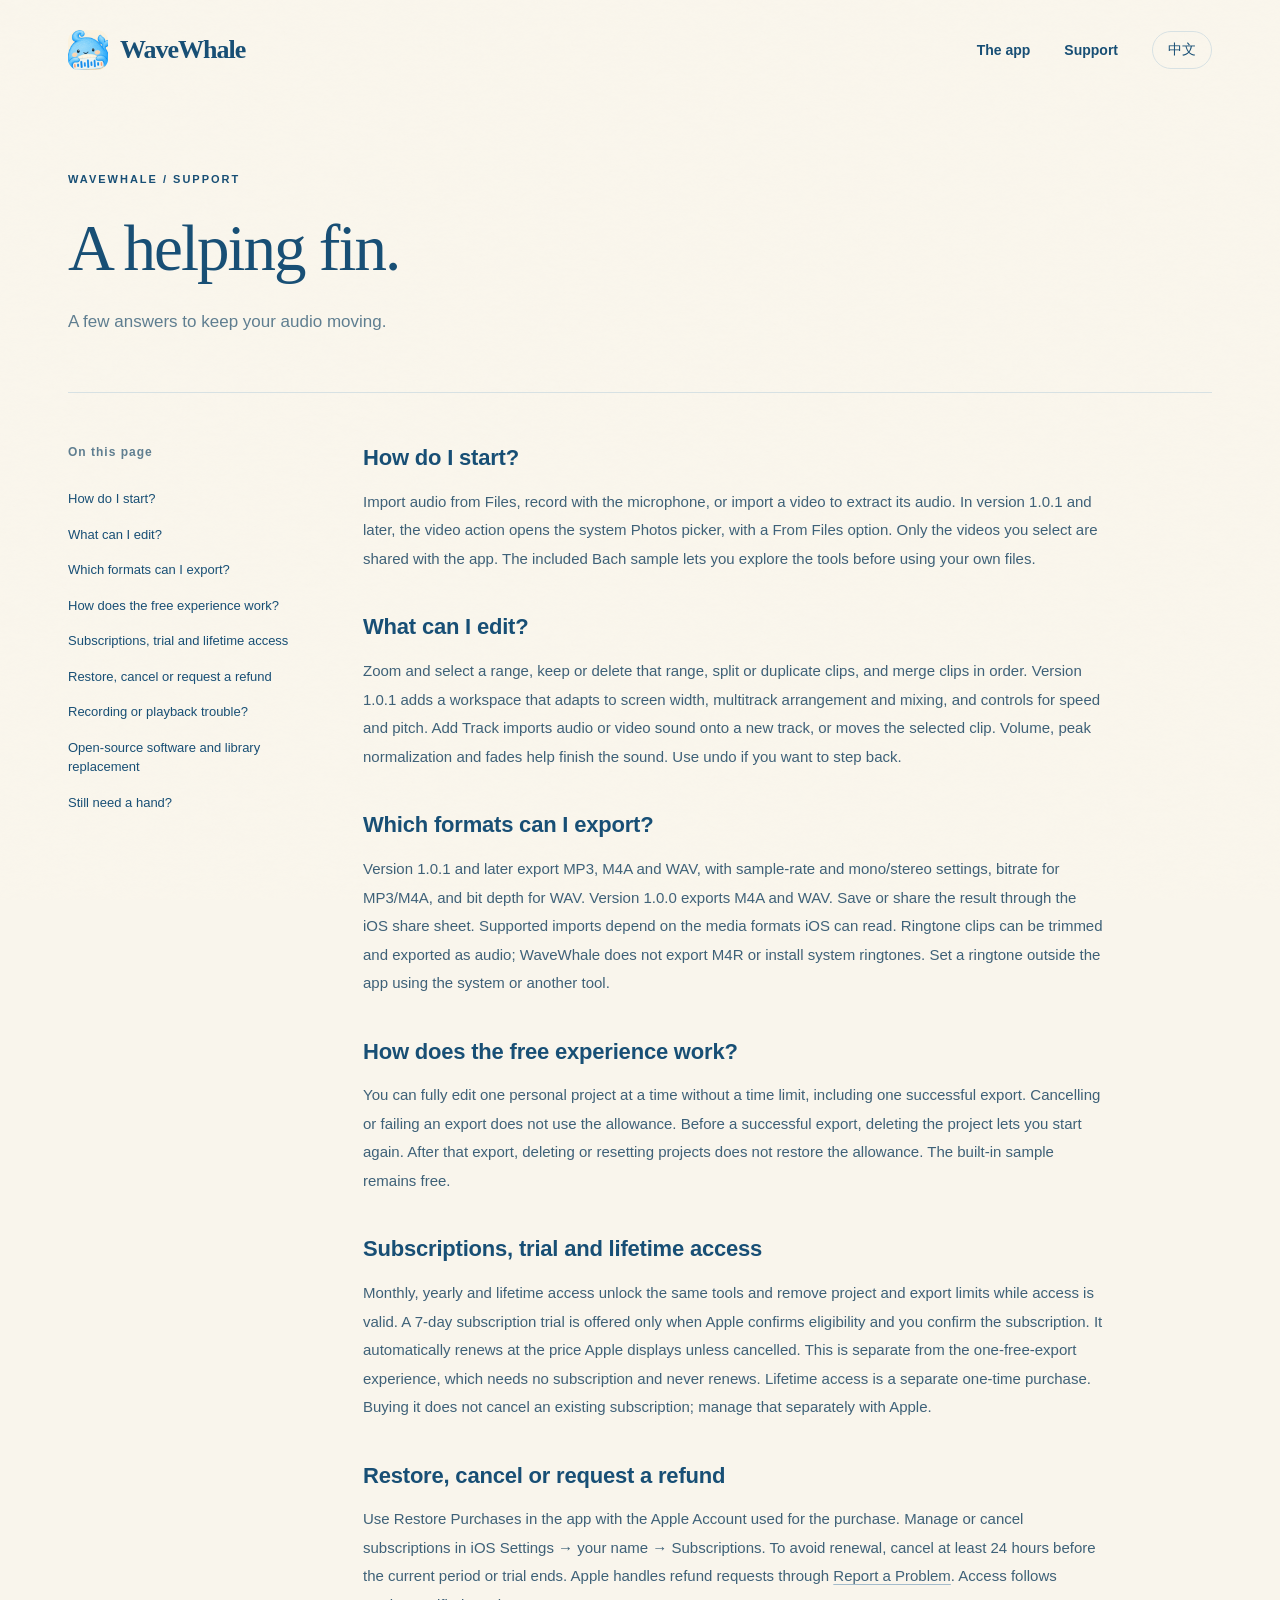
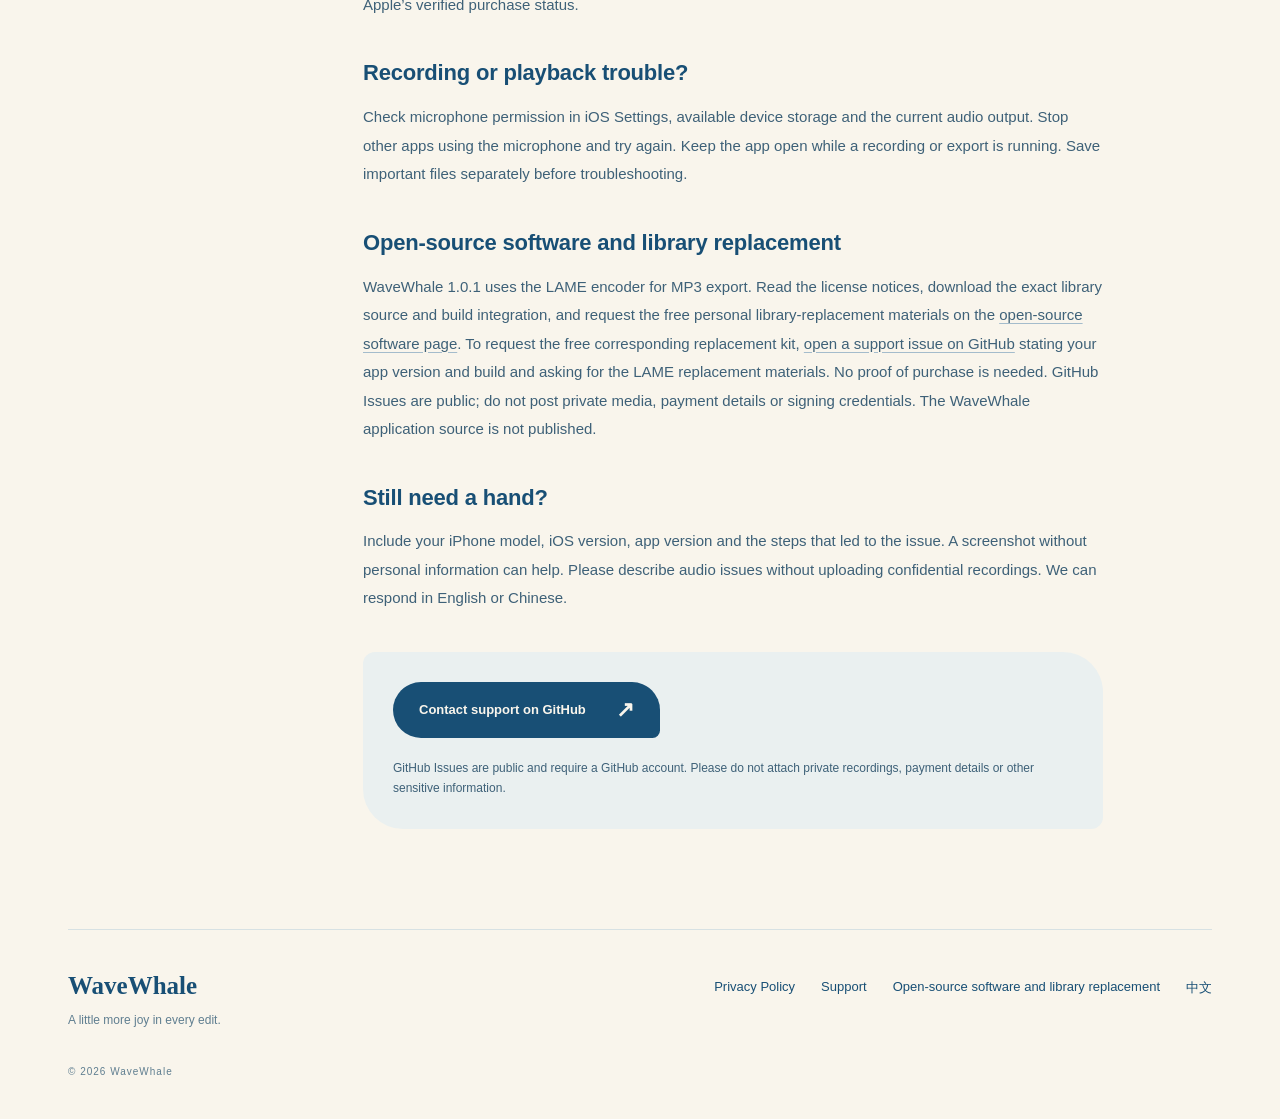
<file: support.html>
<!doctype html><html lang="en"><head><meta charset="utf-8"><meta name="viewport" content="width=device-width,initial-scale=1"><title>Support · WaveWhale</title><meta name="description" content="A few answers to keep your audio moving."><meta name="theme-color" content="#f9f5ec"><link rel="canonical" href="https://fzelinda.github.io/wavewhale/support.html"><link rel="alternate" hreflang="en" href="https://fzelinda.github.io/wavewhale/support.html"><link rel="alternate" hreflang="zh-Hans" href="https://fzelinda.github.io/wavewhale/zh/support.html"><link rel="alternate" hreflang="x-default" href="https://fzelinda.github.io/wavewhale/support.html"><meta property="og:title" content="Support · WaveWhale"><meta property="og:description" content="A few answers to keep your audio moving."><meta property="og:type" content="website"><meta property="og:url" content="https://fzelinda.github.io/wavewhale/support.html"><meta property="og:image" content="https://fzelinda.github.io/wavewhale/assets/icon.png"><meta name="twitter:card" content="summary"><link rel="icon" href="assets/icon.png"><link rel="apple-touch-icon" href="assets/icon.png"><link rel="stylesheet" href="styles.css"></head><body><a class="skip" href="#main">Skip to content</a><header><a class="brand" href="index.html"><img src="assets/icon.png" width="40" height="40" alt=""><span>WaveWhale</span></a><nav aria-label="Main navigation"><a href="index.html#studio">The app</a><a href="support.html">Support</a><a class="lang" href="zh/support.html" lang="zh-Hans">中文</a></nav></header><main id="main" class="document"><div class="document-title"><p class="eyebrow">WAVEWHALE / SUPPORT</p><h1>A helping fin.</h1><p>A few answers to keep your audio moving.</p></div><div class="document-grid"><aside><h2>On this page</h2><a href="#start">How do I start?</a><a href="#edit">What can I edit?</a><a href="#export">Which formats can I export?</a><a href="#free">How does the free experience work?</a><a href="#membership">Subscriptions, trial and lifetime access</a><a href="#restore">Restore, cancel or request a refund</a><a href="#microphone">Recording or playback trouble?</a><a href="#open-source">Open-source software and library replacement</a><a href="#contact">Still need a hand?</a></aside><article><section id="start"><h2>How do I start?</h2><p>Import audio from Files, record with the microphone, or import a video to extract its audio. In version 1.0.1 and later, the video action opens the system Photos picker, with a From Files option. Only the videos you select are shared with the app. The included Bach sample lets you explore the tools before using your own files.</p></section><section id="edit"><h2>What can I edit?</h2><p>Zoom and select a range, keep or delete that range, split or duplicate clips, and merge clips in order. Version 1.0.1 adds a workspace that adapts to screen width, multitrack arrangement and mixing, and controls for speed and pitch. Add Track imports audio or video sound onto a new track, or moves the selected clip. Volume, peak normalization and fades help finish the sound. Use undo if you want to step back.</p></section><section id="export"><h2>Which formats can I export?</h2><p>Version 1.0.1 and later export MP3, M4A and WAV, with sample-rate and mono/stereo settings, bitrate for MP3/M4A, and bit depth for WAV. Version 1.0.0 exports M4A and WAV. Save or share the result through the iOS share sheet. Supported imports depend on the media formats iOS can read. Ringtone clips can be trimmed and exported as audio; WaveWhale does not export M4R or install system ringtones. Set a ringtone outside the app using the system or another tool.</p></section><section id="free"><h2>How does the free experience work?</h2><p>You can fully edit one personal project at a time without a time limit, including one successful export. Cancelling or failing an export does not use the allowance. Before a successful export, deleting the project lets you start again. After that export, deleting or resetting projects does not restore the allowance. The built-in sample remains free.</p></section><section id="membership"><h2>Subscriptions, trial and lifetime access</h2><p>Monthly, yearly and lifetime access unlock the same tools and remove project and export limits while access is valid. A 7-day subscription trial is offered only when Apple confirms eligibility and you confirm the subscription. It automatically renews at the price Apple displays unless cancelled. This is separate from the one-free-export experience, which needs no subscription and never renews. Lifetime access is a separate one-time purchase. Buying it does not cancel an existing subscription; manage that separately with Apple.</p></section><section id="restore"><h2>Restore, cancel or request a refund</h2><p>Use Restore Purchases in the app with the Apple Account used for the purchase. Manage or cancel subscriptions in iOS Settings → your name → Subscriptions. To avoid renewal, cancel at least 24 hours before the current period or trial ends. Apple handles refund requests through <a href="https://reportaproblem.apple.com/">Report a Problem</a>. Access follows Apple’s verified purchase status.</p></section><section id="microphone"><h2>Recording or playback trouble?</h2><p>Check microphone permission in iOS Settings, available device storage and the current audio output. Stop other apps using the microphone and try again. Keep the app open while a recording or export is running. Save important files separately before troubleshooting.</p></section><section id="open-source"><h2>Open-source software and library replacement</h2><p>WaveWhale 1.0.1 uses the LAME encoder for MP3 export. Read the license notices, download the exact library source and build integration, and request the free personal library-replacement materials on the <a href="open-source.html">open-source software page</a>. To request the free corresponding replacement kit, <a href="https://github.com/fzelinda/wavewhale/issues">open a support issue on GitHub</a> stating your app version and build and asking for the LAME replacement materials. No proof of purchase is needed. GitHub Issues are public; do not post private media, payment details or signing credentials. The WaveWhale application source is not published.</p></section><section id="contact"><h2>Still need a hand?</h2><p>Include your iPhone model, iOS version, app version and the steps that led to the issue. A screenshot without personal information can help. Please describe audio issues without uploading confidential recordings. We can respond in English or Chinese.</p></section><div class="contact"><a class="button" href="https://github.com/fzelinda/wavewhale/issues">Contact support on GitHub <span aria-hidden="true">↗</span></a><p>GitHub Issues are public and require a GitHub account. Please do not attach private recordings, payment details or other sensitive information.</p></div></article></div></main><footer><div class="footer-brand">WaveWhale<span>A little more joy in every edit.</span></div><div><a href="privacy.html">Privacy Policy</a><a href="support.html">Support</a><a href="open-source.html">Open-source software and library replacement</a><a href="zh/support.html">中文</a></div><small>© 2026 WaveWhale</small></footer></body></html>
</file>
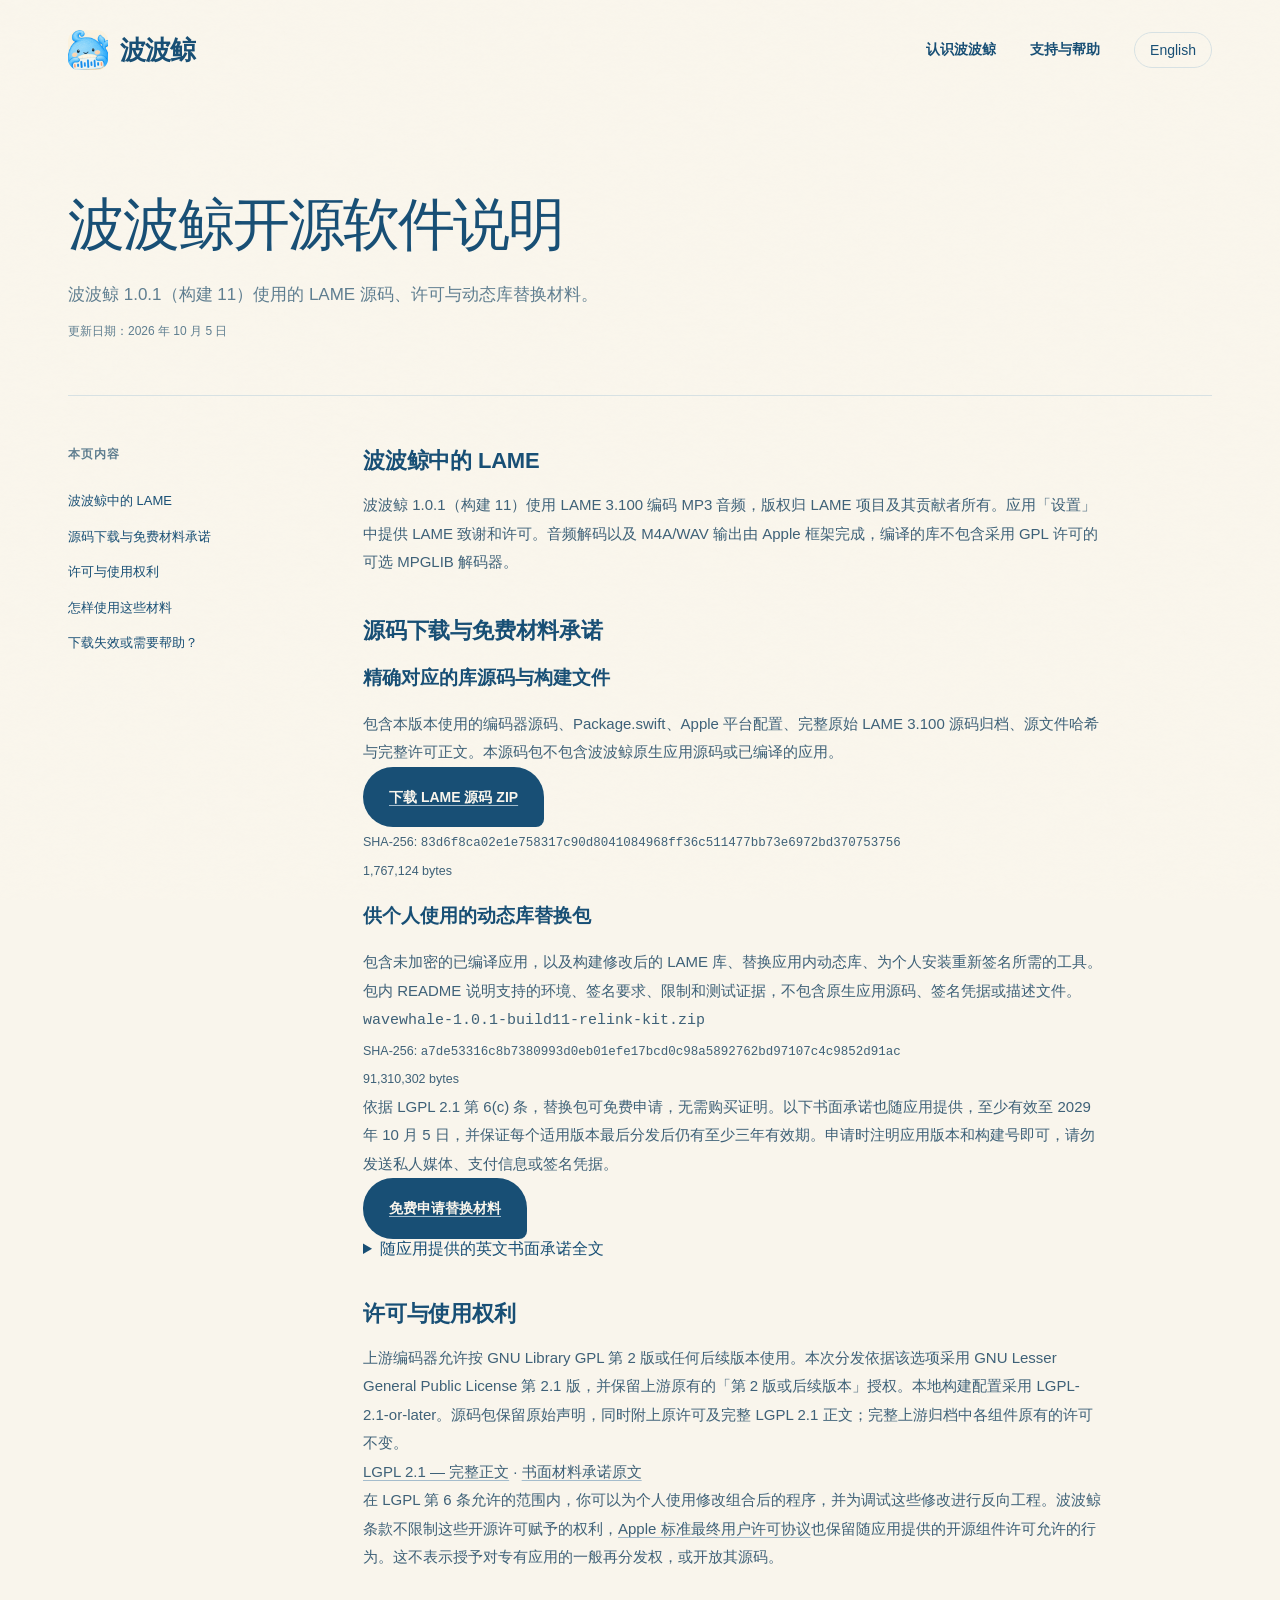
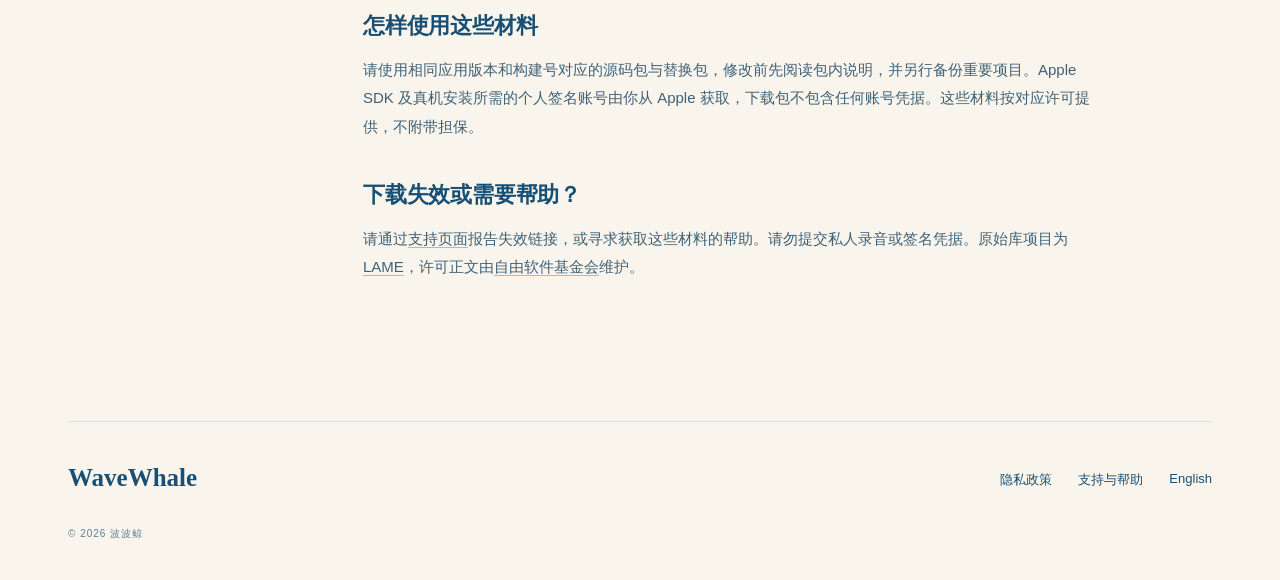
<file: zh/open-source.html>
<!doctype html><html lang="zh-Hans"><head><meta charset="utf-8"><meta name="viewport" content="width=device-width,initial-scale=1"><title>波波鲸开源软件说明</title><meta name="description" content="波波鲸 1.0.1（构建 11）使用的 LAME 源码、许可与动态库替换材料。"><meta name="theme-color" content="#f9f5ec"><link rel="canonical" href="https://fzelinda.github.io/wavewhale/zh/open-source.html"><link rel="alternate" hreflang="en" href="https://fzelinda.github.io/wavewhale/open-source.html"><link rel="alternate" hreflang="zh-Hans" href="https://fzelinda.github.io/wavewhale/zh/open-source.html"><link rel="alternate" hreflang="x-default" href="https://fzelinda.github.io/wavewhale/open-source.html"><link rel="icon" href="../assets/icon.png"><link rel="stylesheet" href="../styles.css"></head><body><a class="skip" href="#main">跳到内容</a><header><a class="brand" href="index.html"><img src="../assets/icon.png" width="40" height="40" alt=""><span>波波鲸</span></a><nav aria-label="主导航"><a href="index.html#studio">认识波波鲸</a><a href="support.html">支持与帮助</a><a class="lang" href="../open-source.html" lang="en">English</a></nav></header><main id="main" class="document"><div class="document-title"><h1>波波鲸开源软件说明</h1><p>波波鲸 1.0.1（构建 11）使用的 LAME 源码、许可与动态库替换材料。</p><small>更新日期：2026 年 10 月 5 日</small></div><div class="document-grid"><aside><h2>本页内容</h2><a href="#about">波波鲸中的 LAME</a><a href="#downloads">源码下载与免费材料承诺</a><a href="#rights">许可与使用权利</a><a href="#rebuild">怎样使用这些材料</a><a href="#contact">下载失效或需要帮助？</a></aside><article><section id="about"><h2>波波鲸中的 LAME</h2><p>波波鲸 1.0.1（构建 11）使用 LAME 3.100 编码 MP3 音频，版权归 LAME 项目及其贡献者所有。应用「设置」中提供 LAME 致谢和许可。音频解码以及 M4A/WAV 输出由 Apple 框架完成，编译的库不包含采用 GPL 许可的可选 MPGLIB 解码器。</p></section><section id="downloads"><h2>源码下载与免费材料承诺</h2><h3>精确对应的库源码与构建文件</h3><p>包含本版本使用的编码器源码、Package.swift、Apple 平台配置、完整原始 LAME 3.100 源码归档、源文件哈希与完整许可正文。本源码包不包含波波鲸原生应用源码或已编译的应用。</p><p><a class="button" href="../wavewhale-lame-3.100-source-1.0.1-build11.zip">下载 LAME 源码 ZIP</a></p><p><small>SHA-256: <code style="overflow-wrap:anywhere">83d6f8ca02e1e758317c90d8041084968ff36c511477bb73e6972bd370753756</code><br>1,767,124 bytes</small></p><h3>供个人使用的动态库替换包</h3><p>包含未加密的已编译应用，以及构建修改后的 LAME 库、替换应用内动态库、为个人安装重新签名所需的工具。包内 README 说明支持的环境、签名要求、限制和测试证据，不包含原生应用源码、签名凭据或描述文件。</p><p><code style="overflow-wrap:anywhere">wavewhale-1.0.1-build11-relink-kit.zip</code></p><p><small>SHA-256: <code style="overflow-wrap:anywhere">a7de53316c8b7380993d0eb01efe17bcd0c98a5892762bd97107c4c9852d91ac</code><br>91,310,302 bytes</small></p><p>依据 LGPL 2.1 第 6(c) 条，替换包可免费申请，无需购买证明。以下书面承诺也随应用提供，至少有效至 2029 年 10 月 5 日，并保证每个适用版本最后分发后仍有至少三年有效期。申请时注明应用版本和构建号即可，请勿发送私人媒体、支付信息或签名凭据。</p><p><a class="button" href="support.html#open-source">免费申请替换材料</a></p><details><summary>随应用提供的英文书面承诺全文</summary><pre style="white-space:pre-wrap;overflow-wrap:anywhere;font:inherit">WaveWhale — LAME source and replacement-materials offer

Copyright in LAME 3.100 belongs to the LAME Project and its contributors. WaveWhale uses its MP3 encoder as a dynamic library. The encoder permits GNU Library GPL version 2 or any later version. This distribution applies GNU Lesser General Public License version 2.1 under that option; original upstream grants remain available. The local build integration is LGPL-2.1-or-later.

Under section 6(c) of GNU LGPL version 2.1, the WaveWhale application provider offers every recipient of a WaveWhale version containing this notice, at no charge, the complete corresponding machine-readable materials described in section 6(a): the exact LAME source and local build files used in that version, plus the unencrypted compiled work that uses the library and the data, build/replacement utilities and instructions needed to modify the library and produce a modified executable for the recipient&#x27;s own use. Apple SDKs, system components and a recipient&#x27;s own signing account are obtained separately where required.

This offer is valid until at least October 5, 2029, and, if a covered version continues to be distributed later, until at least three years after the last distribution of that version. The offer is not conditional on proof of purchase, an additional payment, a nondisclosure agreement or access to our proprietary application source code.

The exact library source is available immediately at:
https://fzelinda.github.io/wavewhale/open-source.html

Request the corresponding replacement materials through:
https://fzelinda.github.io/wavewhale/support.html
or https://github.com/fzelinda/wavewhale/issues

State the WaveWhale version and build shown in Settings and request the LAME replacement materials. You do not need to disclose private recordings, payment information or signing credentials. We will provide a download link to the corresponding materials without charge. GitHub Issues are public and require a GitHub account; do not post sensitive information there.

Recipients may modify the combined work for their own use and reverse-engineer it for debugging those modifications as permitted by LGPL section 6. Nothing in WaveWhale&#x27;s terms restricts these open-source rights. Apple&#x27;s Standard EULA also preserves permissions granted by the licensing terms of included open-source components. Proprietary application source code is not offered, and this notice does not grant general redistribution rights in the proprietary application.

The complete LGPL 2.1 text and the unmodified upstream license notice follow in the app&#x27;s LAME license information. These materials are supplied without warranty as specified in the applicable licenses.
</pre></details></section><section id="rights"><h2>许可与使用权利</h2><p>上游编码器允许按 GNU Library GPL 第 2 版或任何后续版本使用。本次分发依据该选项采用 GNU Lesser General Public License 第 2.1 版，并保留上游原有的「第 2 版或后续版本」授权。本地构建配置采用 LGPL-2.1-or-later。源码包保留原始声明，同时附上原许可及完整 LGPL 2.1 正文；完整上游归档中各组件原有的许可不变。</p><p><a href="../LGPL-2.1.txt">LGPL 2.1 — 完整正文</a> · <a href="../LAME-WRITTEN-OFFER.txt">书面材料承诺原文</a></p><p>在 LGPL 第 6 条允许的范围内，你可以为个人使用修改组合后的程序，并为调试这些修改进行反向工程。波波鲸条款不限制这些开源许可赋予的权利，<a href="https://www.apple.com/legal/internet-services/itunes/dev/stdeula/">Apple 标准最终用户许可协议</a>也保留随应用提供的开源组件许可允许的行为。这不表示授予对专有应用的一般再分发权，或开放其源码。</p></section><section id="rebuild"><h2>怎样使用这些材料</h2><p>请使用相同应用版本和构建号对应的源码包与替换包，修改前先阅读包内说明，并另行备份重要项目。Apple SDK 及真机安装所需的个人签名账号由你从 Apple 获取，下载包不包含任何账号凭据。这些材料按对应许可提供，不附带担保。</p></section><section id="contact"><h2>下载失效或需要帮助？</h2><p>请通过<a href="support.html">支持页面</a>报告失效链接，或寻求获取这些材料的帮助。请勿提交私人录音或签名凭据。原始库项目为 <a href="https://lame.sourceforge.io/">LAME</a>，许可正文由<a href="https://www.gnu.org/licenses/old-licenses/lgpl-2.1.html">自由软件基金会</a>维护。</p></section></article></div></main><footer><div class="footer-brand">WaveWhale</div><div><a href="privacy.html">隐私政策</a><a href="support.html">支持与帮助</a><a href="../open-source.html">English</a></div><small>© 2026 波波鲸</small></footer></body></html>
</file>
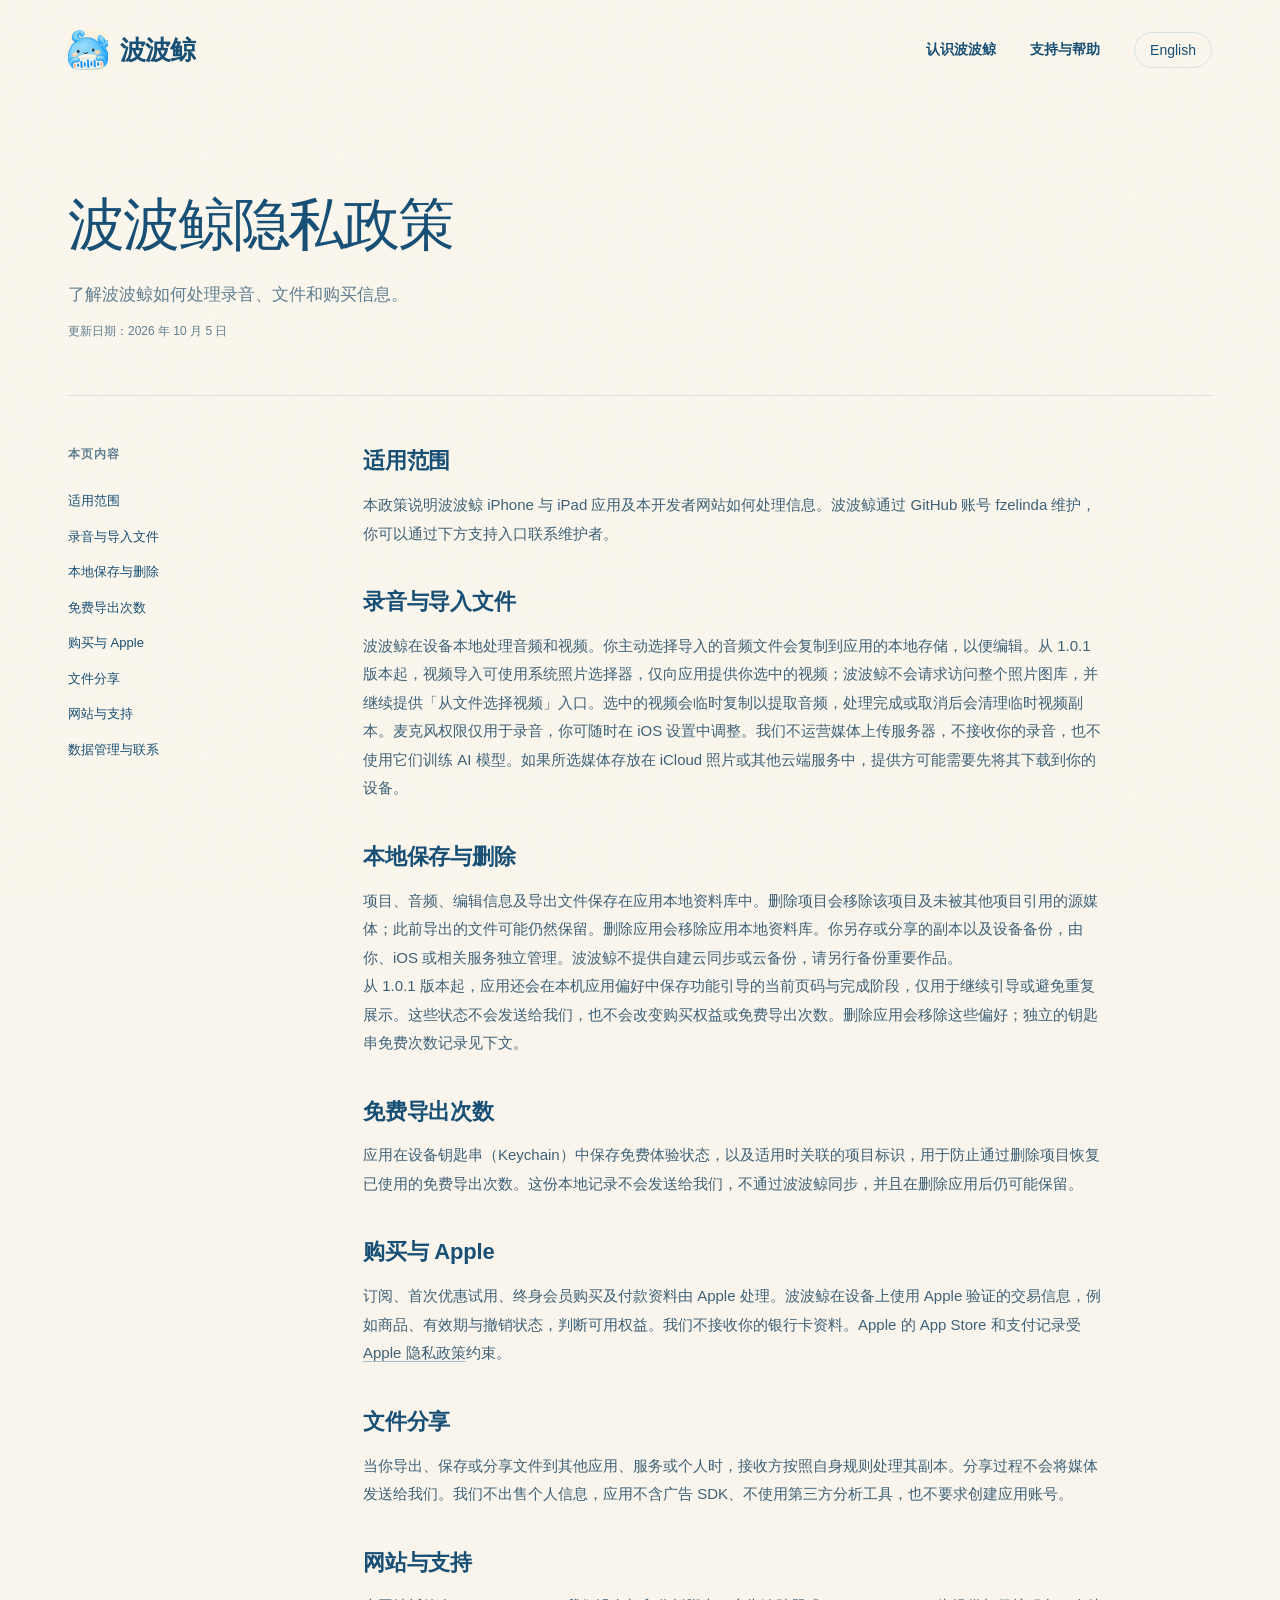
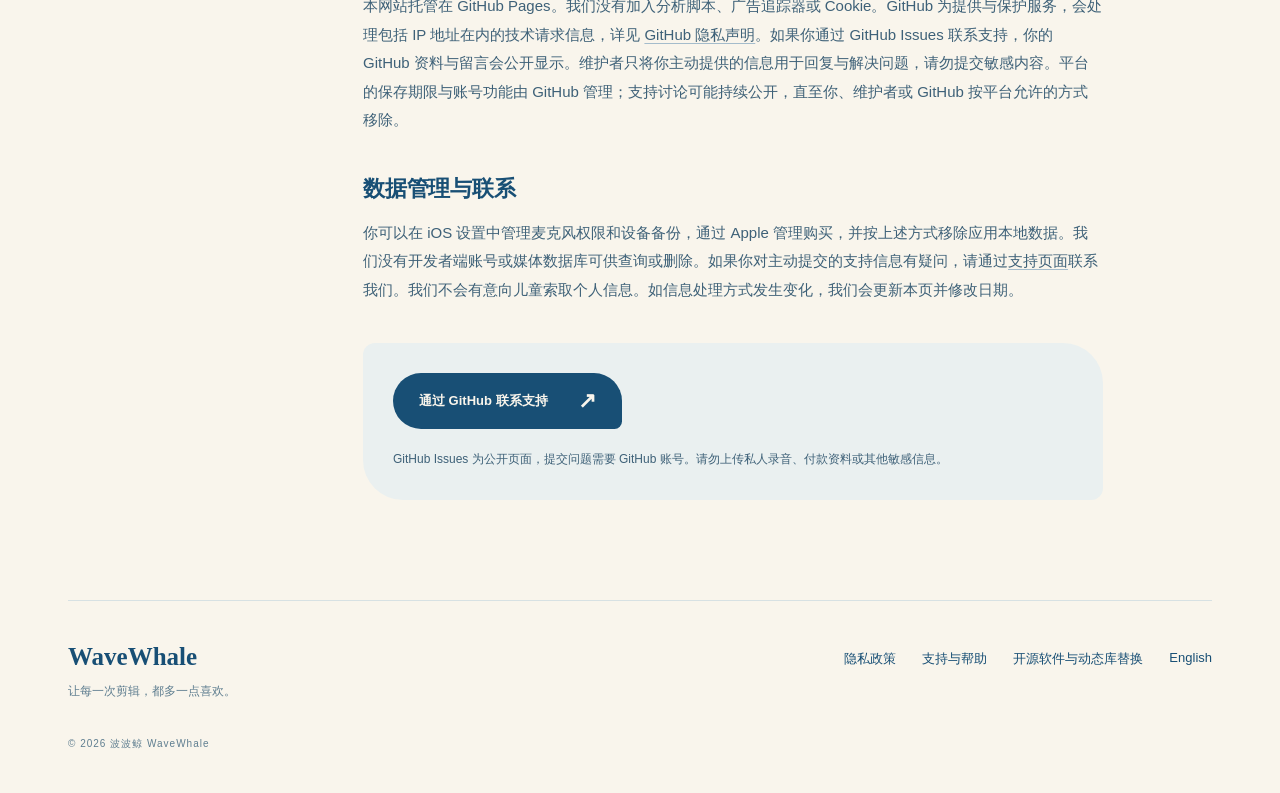
<file: zh/privacy.html>
<!doctype html><html lang="zh-Hans"><head><meta charset="utf-8"><meta name="viewport" content="width=device-width,initial-scale=1"><title>波波鲸隐私政策</title><meta name="description" content="了解波波鲸如何处理录音、文件和购买信息。"><meta name="theme-color" content="#f9f5ec"><link rel="canonical" href="https://fzelinda.github.io/wavewhale/zh/privacy.html"><link rel="alternate" hreflang="en" href="https://fzelinda.github.io/wavewhale/privacy.html"><link rel="alternate" hreflang="zh-Hans" href="https://fzelinda.github.io/wavewhale/zh/privacy.html"><link rel="alternate" hreflang="x-default" href="https://fzelinda.github.io/wavewhale/privacy.html"><meta property="og:title" content="波波鲸隐私政策"><meta property="og:description" content="了解波波鲸如何处理录音、文件和购买信息。"><meta property="og:type" content="website"><meta property="og:url" content="https://fzelinda.github.io/wavewhale/zh/privacy.html"><meta property="og:image" content="https://fzelinda.github.io/wavewhale/assets/icon.png"><meta name="twitter:card" content="summary"><link rel="icon" href="../assets/icon.png"><link rel="apple-touch-icon" href="../assets/icon.png"><link rel="stylesheet" href="../styles.css"></head><body><a class="skip" href="#main">跳到内容</a><header><a class="brand" href="index.html"><img src="../assets/icon.png" width="40" height="40" alt=""><span>波波鲸</span></a><nav aria-label="主导航"><a href="index.html#studio">认识波波鲸</a><a href="support.html">支持与帮助</a><a class="lang" href="../privacy.html" lang="en">English</a></nav></header><main id="main" class="document"><div class="document-title"><h1>波波鲸隐私政策</h1><p>了解波波鲸如何处理录音、文件和购买信息。</p><small>更新日期：2026 年 10 月 5 日</small></div><div class="document-grid"><aside><h2>本页内容</h2><a href="#scope">适用范围</a><a href="#media">录音与导入文件</a><a href="#storage">本地保存与删除</a><a href="#allowance">免费导出次数</a><a href="#purchases">购买与 Apple</a><a href="#sharing">文件分享</a><a href="#website">网站与支持</a><a href="#choices">数据管理与联系</a></aside><article><section id="scope"><h2>适用范围</h2><p>本政策说明波波鲸 iPhone 与 iPad 应用及本开发者网站如何处理信息。波波鲸通过 GitHub 账号 fzelinda 维护，你可以通过下方支持入口联系维护者。</p></section><section id="media"><h2>录音与导入文件</h2><p>波波鲸在设备本地处理音频和视频。你主动选择导入的音频文件会复制到应用的本地存储，以便编辑。从 1.0.1 版本起，视频导入可使用系统照片选择器，仅向应用提供你选中的视频；波波鲸不会请求访问整个照片图库，并继续提供「从文件选择视频」入口。选中的视频会临时复制以提取音频，处理完成或取消后会清理临时视频副本。麦克风权限仅用于录音，你可随时在 iOS 设置中调整。我们不运营媒体上传服务器，不接收你的录音，也不使用它们训练 AI 模型。如果所选媒体存放在 iCloud 照片或其他云端服务中，提供方可能需要先将其下载到你的设备。</p></section><section id="storage"><h2>本地保存与删除</h2><p>项目、音频、编辑信息及导出文件保存在应用本地资料库中。删除项目会移除该项目及未被其他项目引用的源媒体；此前导出的文件可能仍然保留。删除应用会移除应用本地资料库。你另存或分享的副本以及设备备份，由你、iOS 或相关服务独立管理。波波鲸不提供自建云同步或云备份，请另行备份重要作品。</p><p>从 1.0.1 版本起，应用还会在本机应用偏好中保存功能引导的当前页码与完成阶段，仅用于继续引导或避免重复展示。这些状态不会发送给我们，也不会改变购买权益或免费导出次数。删除应用会移除这些偏好；独立的钥匙串免费次数记录见下文。</p></section><section id="allowance"><h2>免费导出次数</h2><p>应用在设备钥匙串（Keychain）中保存免费体验状态，以及适用时关联的项目标识，用于防止通过删除项目恢复已使用的免费导出次数。这份本地记录不会发送给我们，不通过波波鲸同步，并且在删除应用后仍可能保留。</p></section><section id="purchases"><h2>购买与 Apple</h2><p>订阅、首次优惠试用、终身会员购买及付款资料由 Apple 处理。波波鲸在设备上使用 Apple 验证的交易信息，例如商品、有效期与撤销状态，判断可用权益。我们不接收你的银行卡资料。Apple 的 App Store 和支付记录受 <a href="https://www.apple.com/legal/privacy/zh-cn/">Apple 隐私政策</a>约束。</p></section><section id="sharing"><h2>文件分享</h2><p>当你导出、保存或分享文件到其他应用、服务或个人时，接收方按照自身规则处理其副本。分享过程不会将媒体发送给我们。我们不出售个人信息，应用不含广告 SDK、不使用第三方分析工具，也不要求创建应用账号。</p></section><section id="website"><h2>网站与支持</h2><p>本网站托管在 GitHub Pages。我们没有加入分析脚本、广告追踪器或 Cookie。GitHub 为提供与保护服务，会处理包括 IP 地址在内的技术请求信息，详见 <a href="https://docs.github.com/en/site-policy/privacy-policies/github-general-privacy-statement">GitHub 隐私声明</a>。如果你通过 GitHub Issues 联系支持，你的 GitHub 资料与留言会公开显示。维护者只将你主动提供的信息用于回复与解决问题，请勿提交敏感内容。平台的保存期限与账号功能由 GitHub 管理；支持讨论可能持续公开，直至你、维护者或 GitHub 按平台允许的方式移除。</p></section><section id="choices"><h2>数据管理与联系</h2><p>你可以在 iOS 设置中管理麦克风权限和设备备份，通过 Apple 管理购买，并按上述方式移除应用本地数据。我们没有开发者端账号或媒体数据库可供查询或删除。如果你对主动提交的支持信息有疑问，请通过<a href="support.html">支持页面</a>联系我们。我们不会有意向儿童索取个人信息。如信息处理方式发生变化，我们会更新本页并修改日期。</p></section><div class="contact"><a class="button" href="https://github.com/fzelinda/wavewhale/issues">通过 GitHub 联系支持 <span aria-hidden="true">↗</span></a><p>GitHub Issues 为公开页面，提交问题需要 GitHub 账号。请勿上传私人录音、付款资料或其他敏感信息。</p></div></article></div></main><footer><div class="footer-brand">WaveWhale<span>让每一次剪辑，都多一点喜欢。</span></div><div><a href="privacy.html">隐私政策</a><a href="support.html">支持与帮助</a><a href="open-source.html">开源软件与动态库替换</a><a href="../privacy.html">English</a></div><small>© 2026 波波鲸 WaveWhale</small></footer></body></html>
</file>
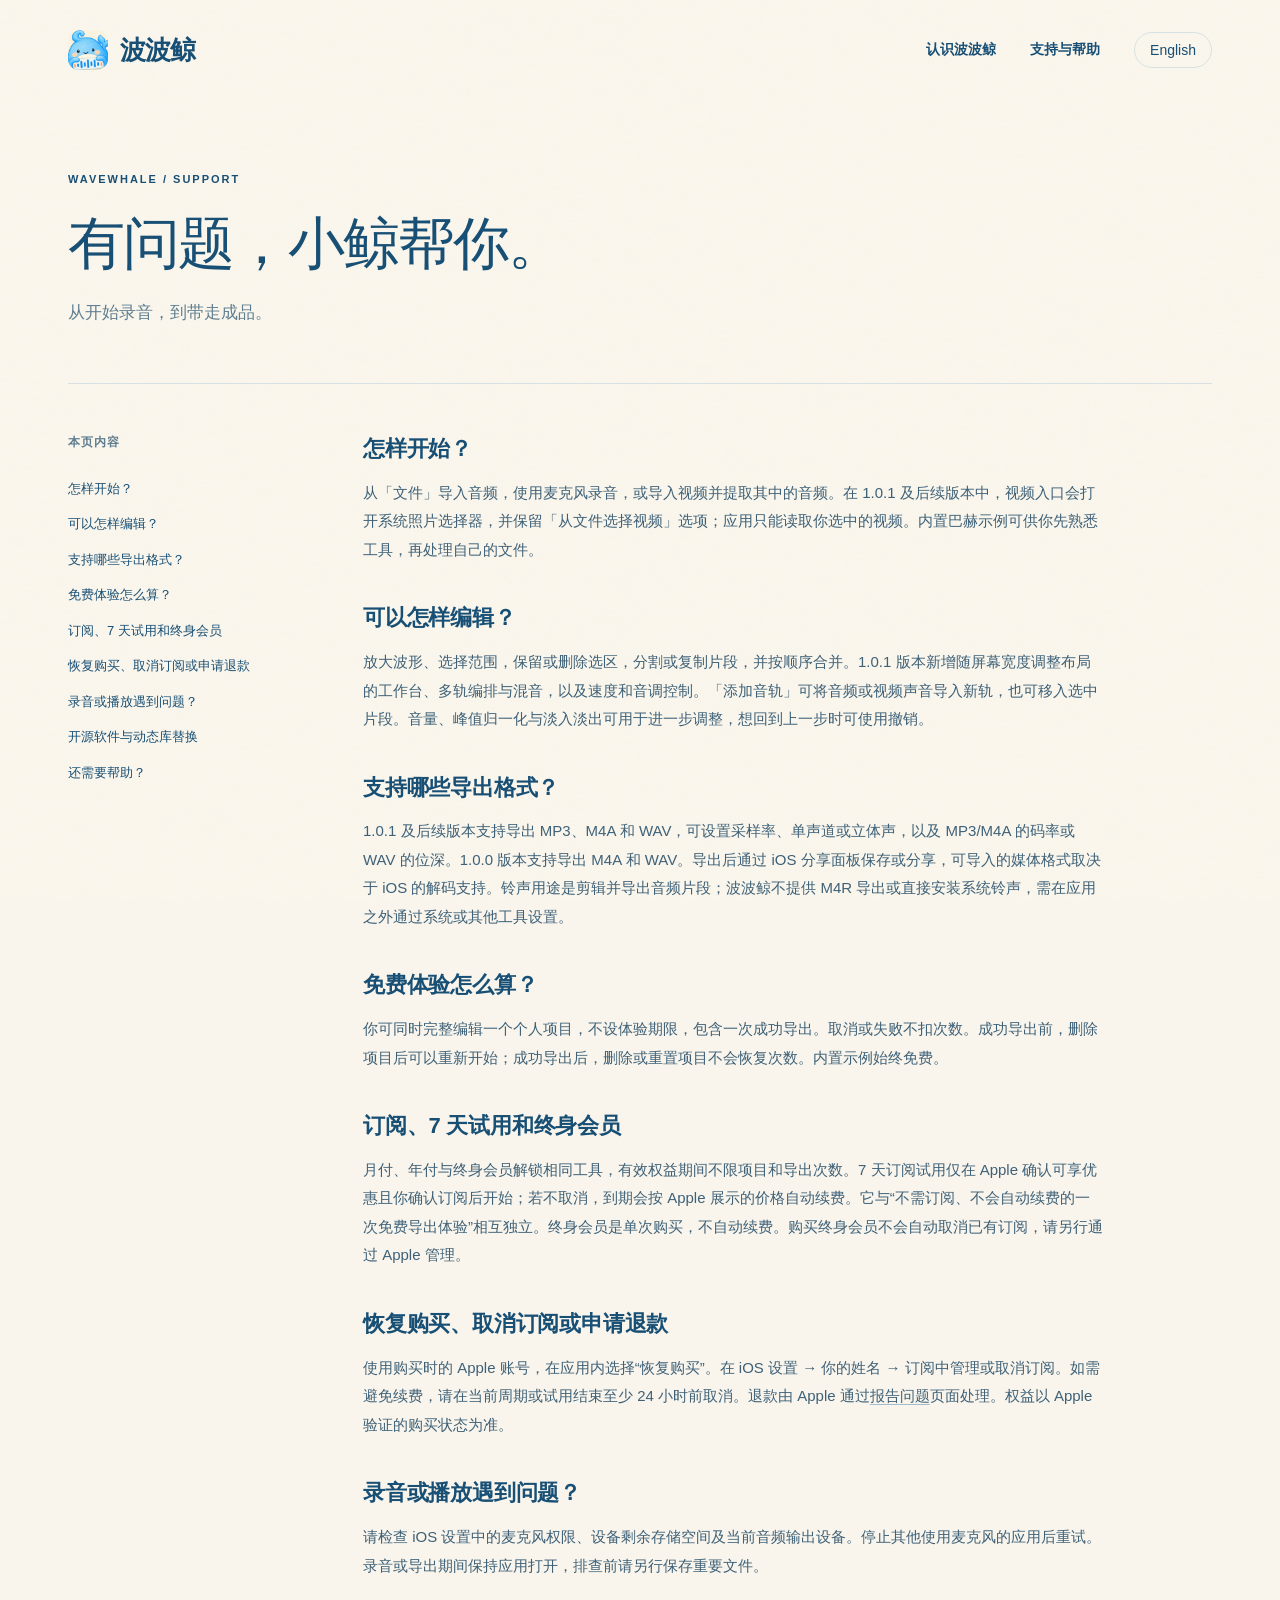
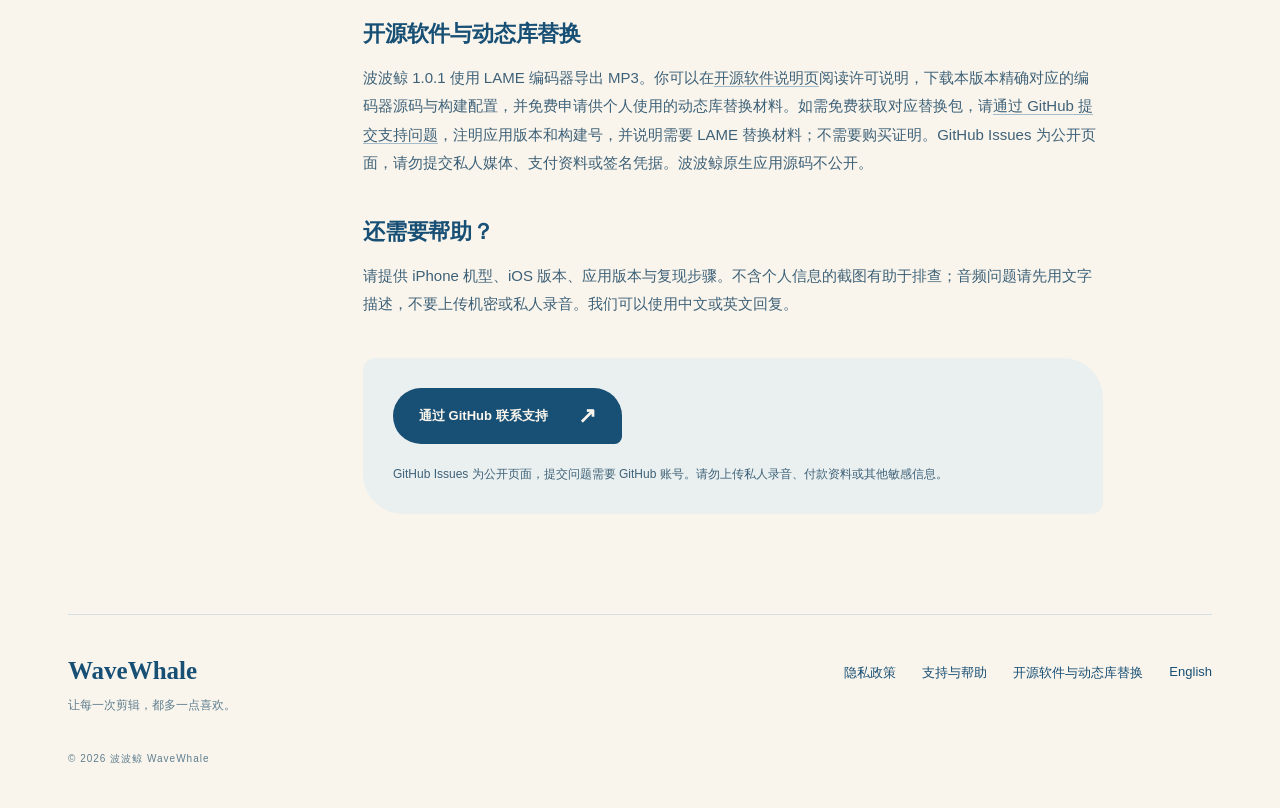
<file: zh/support.html>
<!doctype html><html lang="zh-Hans"><head><meta charset="utf-8"><meta name="viewport" content="width=device-width,initial-scale=1"><title>支持与帮助 · WaveWhale</title><meta name="description" content="从开始录音，到带走成品。"><meta name="theme-color" content="#f9f5ec"><link rel="canonical" href="https://fzelinda.github.io/wavewhale/zh/support.html"><link rel="alternate" hreflang="en" href="https://fzelinda.github.io/wavewhale/support.html"><link rel="alternate" hreflang="zh-Hans" href="https://fzelinda.github.io/wavewhale/zh/support.html"><link rel="alternate" hreflang="x-default" href="https://fzelinda.github.io/wavewhale/support.html"><meta property="og:title" content="支持与帮助 · WaveWhale"><meta property="og:description" content="从开始录音，到带走成品。"><meta property="og:type" content="website"><meta property="og:url" content="https://fzelinda.github.io/wavewhale/zh/support.html"><meta property="og:image" content="https://fzelinda.github.io/wavewhale/assets/icon.png"><meta name="twitter:card" content="summary"><link rel="icon" href="../assets/icon.png"><link rel="apple-touch-icon" href="../assets/icon.png"><link rel="stylesheet" href="../styles.css"></head><body><a class="skip" href="#main">跳到内容</a><header><a class="brand" href="index.html"><img src="../assets/icon.png" width="40" height="40" alt=""><span>波波鲸</span></a><nav aria-label="主导航"><a href="index.html#studio">认识波波鲸</a><a href="support.html">支持与帮助</a><a class="lang" href="../support.html" lang="en">English</a></nav></header><main id="main" class="document"><div class="document-title"><p class="eyebrow">WAVEWHALE / SUPPORT</p><h1>有问题，小鲸帮你。</h1><p>从开始录音，到带走成品。</p></div><div class="document-grid"><aside><h2>本页内容</h2><a href="#start">怎样开始？</a><a href="#edit">可以怎样编辑？</a><a href="#export">支持哪些导出格式？</a><a href="#free">免费体验怎么算？</a><a href="#membership">订阅、7 天试用和终身会员</a><a href="#restore">恢复购买、取消订阅或申请退款</a><a href="#microphone">录音或播放遇到问题？</a><a href="#open-source">开源软件与动态库替换</a><a href="#contact">还需要帮助？</a></aside><article><section id="start"><h2>怎样开始？</h2><p>从「文件」导入音频，使用麦克风录音，或导入视频并提取其中的音频。在 1.0.1 及后续版本中，视频入口会打开系统照片选择器，并保留「从文件选择视频」选项；应用只能读取你选中的视频。内置巴赫示例可供你先熟悉工具，再处理自己的文件。</p></section><section id="edit"><h2>可以怎样编辑？</h2><p>放大波形、选择范围，保留或删除选区，分割或复制片段，并按顺序合并。1.0.1 版本新增随屏幕宽度调整布局的工作台、多轨编排与混音，以及速度和音调控制。「添加音轨」可将音频或视频声音导入新轨，也可移入选中片段。音量、峰值归一化与淡入淡出可用于进一步调整，想回到上一步时可使用撤销。</p></section><section id="export"><h2>支持哪些导出格式？</h2><p>1.0.1 及后续版本支持导出 MP3、M4A 和 WAV，可设置采样率、单声道或立体声，以及 MP3/M4A 的码率或 WAV 的位深。1.0.0 版本支持导出 M4A 和 WAV。导出后通过 iOS 分享面板保存或分享，可导入的媒体格式取决于 iOS 的解码支持。铃声用途是剪辑并导出音频片段；波波鲸不提供 M4R 导出或直接安装系统铃声，需在应用之外通过系统或其他工具设置。</p></section><section id="free"><h2>免费体验怎么算？</h2><p>你可同时完整编辑一个个人项目，不设体验期限，包含一次成功导出。取消或失败不扣次数。成功导出前，删除项目后可以重新开始；成功导出后，删除或重置项目不会恢复次数。内置示例始终免费。</p></section><section id="membership"><h2>订阅、7 天试用和终身会员</h2><p>月付、年付与终身会员解锁相同工具，有效权益期间不限项目和导出次数。7 天订阅试用仅在 Apple 确认可享优惠且你确认订阅后开始；若不取消，到期会按 Apple 展示的价格自动续费。它与“不需订阅、不会自动续费的一次免费导出体验”相互独立。终身会员是单次购买，不自动续费。购买终身会员不会自动取消已有订阅，请另行通过 Apple 管理。</p></section><section id="restore"><h2>恢复购买、取消订阅或申请退款</h2><p>使用购买时的 Apple 账号，在应用内选择“恢复购买”。在 iOS 设置 → 你的姓名 → 订阅中管理或取消订阅。如需避免续费，请在当前周期或试用结束至少 24 小时前取消。退款由 Apple 通过<a href="https://reportaproblem.apple.com/">报告问题</a>页面处理。权益以 Apple 验证的购买状态为准。</p></section><section id="microphone"><h2>录音或播放遇到问题？</h2><p>请检查 iOS 设置中的麦克风权限、设备剩余存储空间及当前音频输出设备。停止其他使用麦克风的应用后重试。录音或导出期间保持应用打开，排查前请另行保存重要文件。</p></section><section id="open-source"><h2>开源软件与动态库替换</h2><p>波波鲸 1.0.1 使用 LAME 编码器导出 MP3。你可以在<a href="open-source.html">开源软件说明页</a>阅读许可说明，下载本版本精确对应的编码器源码与构建配置，并免费申请供个人使用的动态库替换材料。如需免费获取对应替换包，请<a href="https://github.com/fzelinda/wavewhale/issues">通过 GitHub 提交支持问题</a>，注明应用版本和构建号，并说明需要 LAME 替换材料；不需要购买证明。GitHub Issues 为公开页面，请勿提交私人媒体、支付资料或签名凭据。波波鲸原生应用源码不公开。</p></section><section id="contact"><h2>还需要帮助？</h2><p>请提供 iPhone 机型、iOS 版本、应用版本与复现步骤。不含个人信息的截图有助于排查；音频问题请先用文字描述，不要上传机密或私人录音。我们可以使用中文或英文回复。</p></section><div class="contact"><a class="button" href="https://github.com/fzelinda/wavewhale/issues">通过 GitHub 联系支持 <span aria-hidden="true">↗</span></a><p>GitHub Issues 为公开页面，提交问题需要 GitHub 账号。请勿上传私人录音、付款资料或其他敏感信息。</p></div></article></div></main><footer><div class="footer-brand">WaveWhale<span>让每一次剪辑，都多一点喜欢。</span></div><div><a href="privacy.html">隐私政策</a><a href="support.html">支持与帮助</a><a href="open-source.html">开源软件与动态库替换</a><a href="../support.html">English</a></div><small>© 2026 波波鲸 WaveWhale</small></footer></body></html>
</file>
<file: styles.css>
:root{--ink:#184f75;--muted:#5f7e90;--paper:#f9f5ec;--sky:#bdddf1;--line:#d7e1e3;--orange:#efac88}*{box-sizing:border-box}html{scroll-behavior:smooth;scroll-padding-top:35px}body{margin:0;background:var(--paper);color:var(--ink);font-family:-apple-system,BlinkMacSystemFont,'Segoe UI','PingFang SC','Microsoft YaHei',sans-serif;-webkit-font-smoothing:antialiased}body:before{content:'';position:fixed;inset:0;background:url(assets/paper.png) center/900px;opacity:.2;z-index:-1;pointer-events:none}a{color:inherit;text-decoration:none}a:focus-visible{outline:3px solid var(--orange);outline-offset:6px;border-radius:3px}p{line-height:1.75;margin:0}header{max-width:1240px;margin:auto;padding:30px 48px;display:flex;align-items:center;justify-content:space-between;gap:20px}.brand{display:flex;gap:12px;align-items:center;font-family:Georgia,'Songti SC',serif;font-size:26px;font-weight:700;letter-spacing:-1px}.brand img{border-radius:11px}nav{display:flex;align-items:center;gap:34px;font-size:14px;font-weight:600}nav a:hover,.text-link:hover{color:#3183b4}.lang{border:1px solid var(--line);padding:9px 15px;border-radius:24px;font-weight:500}.skip{position:fixed;top:-100px;left:15px;background:var(--ink);color:white;padding:15px;z-index:50}.skip:focus{top:15px}.hero{max-width:1240px;margin:auto;display:grid;grid-template-columns:.96fr 1.04fr;min-height:755px;align-items:center;padding:15px 48px 65px;gap:35px;overflow:hidden}.eyebrow{font-size:11px;letter-spacing:2px;font-weight:700;line-height:1.7}.hero h1{font-family:Georgia,'Songti SC','STSong',serif;font-size:clamp(58px,6.4vw,85px);line-height:1.07;letter-spacing:-4px;margin:27px 0 28px;font-weight:500}.hero .intro{font-size:18px;max-width:390px;color:var(--muted)}.button{display:inline-flex;justify-content:space-between;align-items:center;gap:30px;background:var(--ink);color:var(--paper);border-radius:30px 30px 8px 30px;padding:17px 26px;font-size:14px;font-weight:600;transition:transform .25s,background .25s}.button:hover{background:#22658d;transform:translateY(-3px)}.button span{font-size:22px;line-height:1}.hero .button{margin-top:32px}.launch{display:flex;align-items:center;gap:8px;font-size:12px;color:var(--muted);margin-top:20px}.launch i{width:6px;height:6px;background:#89a997;border-radius:50%}.hero-scene{position:relative;height:670px;isolation:isolate}.phone{position:absolute;top:10px;right:38px;width:286px;padding:7px;background:#fdfaf4;border:1px solid #d0d7d7;border-radius:38px;transform:rotate(7deg);box-shadow:14px 26px 55px #23587819;overflow:hidden;z-index:2}.phone img{display:block;width:100%;height:auto;border-radius:31px}.orbit{position:absolute;border-radius:50%;border:1px solid #abcce0;z-index:-1}.orbit-a{width:450px;height:450px;top:90px;left:4px}.orbit-b{width:520px;height:520px;top:56px;left:-30px;opacity:.42}.sound-ribbon{position:absolute;z-index:3;left:-40px;right:-25px;bottom:102px;height:104px;background:#c2e0efef;border-radius:14px;transform:rotate(-6deg);border:1px solid #9bc1d8;box-shadow:0 8px 18px #1e567310;overflow:hidden}.bars{height:100%;display:flex;align-items:center;justify-content:space-evenly;padding:0 20px}.bars i{height:var(--h);width:3px;border-radius:3px;background:#397ea8;opacity:.8}.ribbon-head{position:absolute;width:2px;top:0;bottom:0;left:40%;background:var(--orange);animation:playhead 8s ease-in-out infinite}.scene-whale{position:absolute;width:240px;height:auto;z-index:4;left:-42px;bottom:95px;transform:rotate(-8deg);filter:drop-shadow(0 10px 5px #17446609)}.scene-note{position:absolute;bottom:46px;right:0;font-size:12px;letter-spacing:1px;transform:rotate(-6deg);color:var(--muted)}.studio{max-width:1144px;margin:0 auto;padding:85px 0 95px;border-top:1px solid var(--line)}h2{font-family:Georgia,'Songti SC',serif;font-size:46px;letter-spacing:-1.4px;line-height:1.2;font-weight:500;margin:24px 0}.features{display:grid;grid-template-columns:repeat(3,1fr);gap:55px;margin-top:60px}.number{font-family:Georgia,serif;font-style:italic;font-size:24px;color:#78a7c4}.features h3{font-size:20px;font-weight:600;margin:18px 0 13px;letter-spacing:-.3px}.features p{font-size:15px;color:var(--muted)}.privacy-feature{position:relative;max-width:1240px;margin:0 auto;padding:65px 96px;background:#e5edf0;display:grid;grid-template-columns:1.3fr 1fr;gap:60px;border-radius:110px 28px 110px 28px;overflow:hidden;align-items:center}.privacy-feature h2{font-size:39px}.privacy-feature p{font-size:15px;color:var(--muted);max-width:460px}.text-link{display:inline-block;font-size:14px;border-bottom:1px solid #9ab4c6;padding:0 0 5px;margin-top:25px}.text-link span{margin-left:15px}.privacy-art{height:230px;position:relative}.privacy-art>img:first-child{width:215px;height:auto;position:absolute;left:30px;top:-5px;transform:rotate(9deg)}.privacy-art .small-wave{position:absolute;width:310px;height:auto;left:-12px;bottom:-33px}.lock{position:absolute;top:43px;left:12px;color:var(--orange);font-size:50px;transform:rotate(-18deg);z-index:1}.try{max-width:680px;text-align:center;margin:110px auto;padding:0 24px}.try h2{font-size:32px;letter-spacing:-.5px}.try p{color:var(--muted);font-size:15px}footer{max-width:1144px;margin:0 auto;border-top:1px solid var(--line);padding:42px 0;display:flex;justify-content:space-between;align-items:flex-start;flex-wrap:wrap;gap:35px}.footer-brand{font-family:Georgia,serif;font-size:25px;font-weight:700}.footer-brand span{display:block;font:12px/1.8 -apple-system,BlinkMacSystemFont,'Segoe UI',sans-serif;color:var(--muted);margin-top:10px}footer>div:nth-child(2){display:flex;gap:26px;font-size:13px;padding-top:7px}footer small{width:100%;font-size:10px;letter-spacing:1px;color:var(--muted)}.document{max-width:1144px;margin:40px auto 100px}.document-title{border-bottom:1px solid var(--line);padding:30px 0 55px}.document h1{font:500 65px/1.15 Georgia,'Songti SC',serif;letter-spacing:-2px;margin:22px 0}.document-title>p:not(.eyebrow){color:var(--muted);font-size:17px}.document-title small{display:block;color:var(--muted);font-size:12px;margin-top:14px}.document-grid{display:grid;grid-template-columns:230px 1fr;gap:65px;padding-top:50px}.document aside{align-self:start;position:sticky;top:28px}.document aside h2{font:600 12px/1.5 -apple-system,BlinkMacSystemFont,sans-serif;letter-spacing:1px;margin:0 0 20px;color:var(--muted)}.document aside a{display:block;font-size:13px;line-height:1.5;padding:8px 0}.document aside a:hover{text-decoration:underline}.document article{max-width:740px}.document article section{scroll-margin-top:35px;margin-bottom:39px}.document article h2{font:600 22px/1.4 -apple-system,BlinkMacSystemFont,'Segoe UI','PingFang SC',sans-serif;letter-spacing:-.2px;margin:0 0 14px}.document article p{font-size:15px;line-height:1.9;color:#3e6178}.document article p a{text-decoration:underline;text-decoration-color:#a4bccc;text-underline-offset:3px}.contact{padding:30px;background:#eaf0f0;border-radius:12px 40px 12px 40px}.contact p{font-size:12px!important;line-height:1.7!important;margin-top:20px}.contact .button{font-size:13px}html[lang=zh-Hans] .hero h1{font-size:66px;line-height:1.22;letter-spacing:-2px}html[lang=zh-Hans] h2{line-height:1.4}html[lang=zh-Hans] .document h1{font-size:57px}@keyframes playhead{0%,100%{left:31%}50%{left:76%}}@media(max-width:1200px){.studio,footer,.document{margin-left:48px;margin-right:48px}.privacy-feature{margin-left:24px;margin-right:24px;padding:55px 55px}.hero{gap:0}.phone{right:5px}.sound-ribbon{right:-25px;left:-10px}.scene-whale{left:-20px;width:215px}.hero h1{font-size:68px}.hero-scene{height:635px}html[lang=zh-Hans] .hero h1{font-size:57px}}@media(max-width:850px){header{padding:24px}.hero{padding:30px 24px 50px;grid-template-columns:1fr;gap:25px;max-width:620px}.hero-copy{text-align:center}.hero .intro{margin:auto}.hero h1{font-size:68px;letter-spacing:-3px}.hero .button{margin-top:25px}.launch{justify-content:center}.hero-scene{height:650px;max-width:500px;width:100%;margin:auto}.phone{right:55px}.scene-whale{left:4px;width:215px}.sound-ribbon{left:10px;right:10px}.orbit-a{left:0}.orbit-b{left:-35px}.scene-note{right:38px}.studio{margin:0 32px;padding:55px 0}.features{gap:26px;margin-top:40px}.features h3{font-size:18px}.features p{font-size:14px}h2{font-size:40px}.privacy-feature{padding:45px 35px;gap:20px;grid-template-columns:1.3fr 1fr}.privacy-feature h2{font-size:31px}.privacy-art{transform:scale(.82);transform-origin:left center}.document{margin:20px 32px 65px}.document-grid{grid-template-columns:1fr;gap:30px;padding-top:30px}.document aside{position:static;display:flex;flex-wrap:wrap;gap:3px 20px;border-bottom:1px solid var(--line);padding-bottom:25px}.document aside h2{width:100%;margin-bottom:6px}.document aside a{font-size:12px}.document h1{font-size:53px}.document-title{padding-top:20px}footer{margin:0 32px}.try{margin:75px auto}}@media(max-width:540px){header{padding:20px;gap:10px}.brand{font-size:21px;gap:8px}.brand img{width:33px;height:33px;border-radius:9px}nav{gap:13px;font-size:12px}nav a:first-child{display:none}.lang{padding:7px 10px}.hero{padding:30px 20px 28px}.eyebrow{font-size:9px;letter-spacing:1.4px}.hero h1{font-size:61px;margin:22px 0;letter-spacing:-2px}.hero .intro{font-size:16px;max-width:325px}.hero .button{font-size:13px}.hero-scene{height:600px;margin-top:16px}.phone{width:250px;right:25px;top:10px;border-radius:33px}.phone img{border-radius:27px}.orbit-a{width:335px;height:335px;left:0;top:95px}.orbit-b{width:395px;height:395px;left:-30px;top:65px}.scene-whale{width:185px;left:-9px;bottom:97px}.sound-ribbon{height:84px;left:-5px;right:-9px;bottom:109px}.bars{padding:0 10px}.bars i{width:2px}.scene-note{right:7px;bottom:57px;font-size:10px}.studio{margin:0 24px;padding:50px 0}.studio h2{font-size:36px}.features{grid-template-columns:1fr;gap:28px;margin-top:32px}.features article{position:relative;padding-left:43px}.number{position:absolute;left:0;top:5px;font-size:21px}.features h3{margin:0 0 9px}.features p{font-size:14px}.privacy-feature{display:flex;flex-direction:column;margin:0 16px;padding:42px 28px 5px;border-radius:65px 20px 65px 20px;gap:0;align-items:stretch}.privacy-feature h2{font-size:30px}.privacy-art{height:235px;max-width:285px;width:100%;align-self:center;transform:scale(.86);transform-origin:center}.privacy-art .small-wave{bottom:-10px}.privacy-art>img:first-child{top:12px}.try{margin:60px auto}.try h2{font-size:27px}.try p{font-size:14px}footer{margin:0 24px;padding:30px 0;gap:25px}footer>div:nth-child(2){gap:23px;font-size:12px}.document{margin:15px 24px 55px}.document h1{font-size:44px;letter-spacing:-1.5px}.document-title{padding-bottom:35px}.document-title>p:not(.eyebrow){font-size:15px}.document article h2{font-size:20px}.document article p{font-size:14px}.contact{padding:24px}.contact .button{padding:15px 18px;gap:15px;font-size:12px}html[lang=zh-Hans] .hero h1{font-size:46px;line-height:1.3;letter-spacing:-1px}html[lang=zh-Hans] .document h1{font-size:40px}html[lang=zh-Hans] .studio h2{font-size:32px}}@media(prefers-reduced-motion:reduce){html{scroll-behavior:auto}*,*:before,*:after{animation:none!important;transition:none!important}}
h1,h2{text-wrap:balance}@media(max-width:540px){.scene-note{bottom:34px}html[lang=zh-Hans] .privacy-feature h2{font-size:28px}html[lang=zh-Hans] .try h2{font-size:25px}}
</file>
